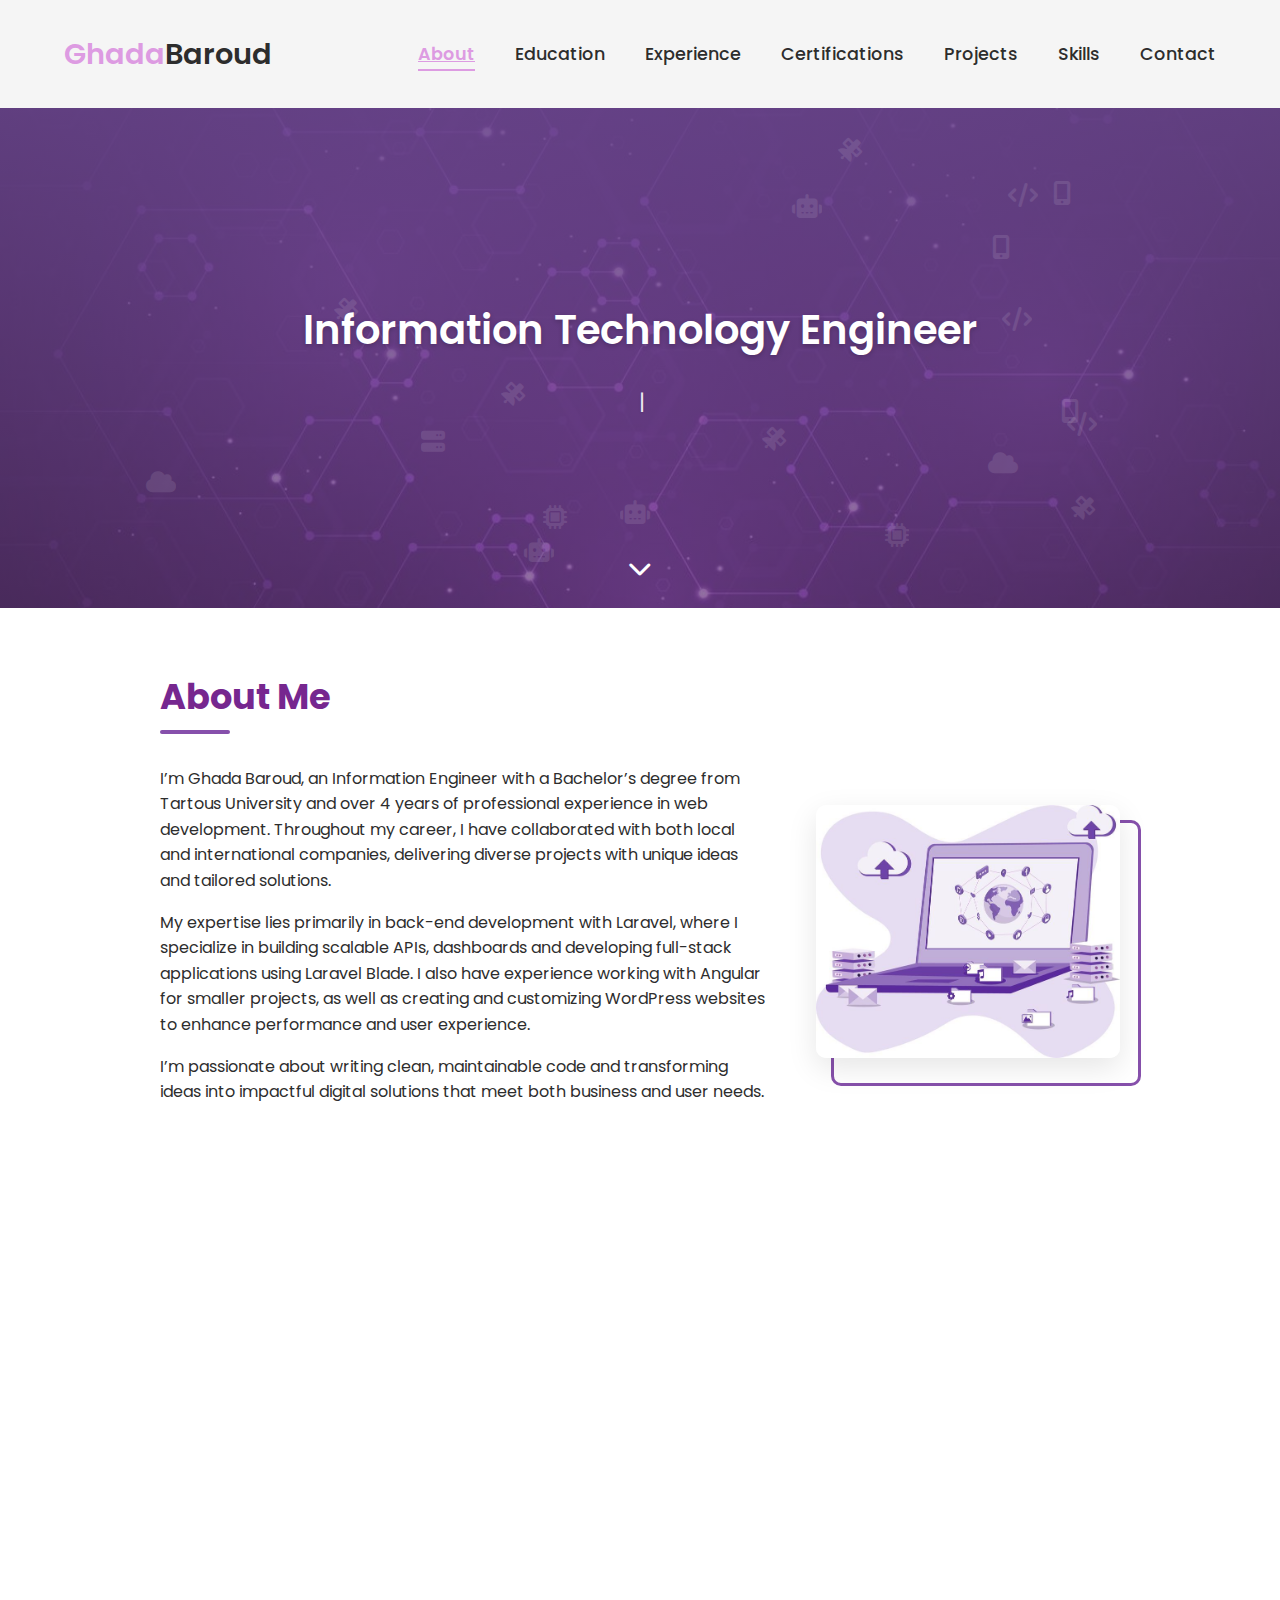
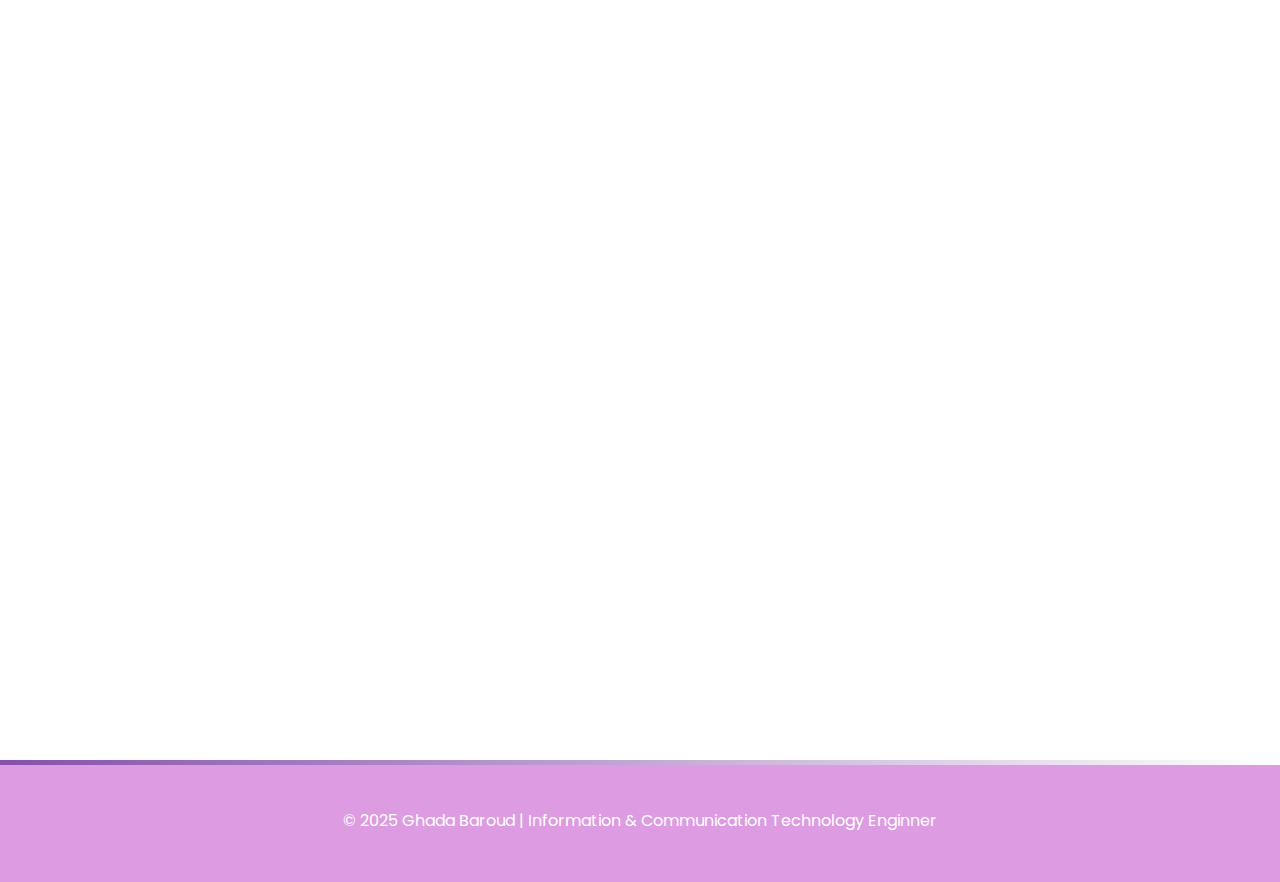
<file: index.html>
<!DOCTYPE html>
<html lang="en">
  <head>
    <meta charset="UTF-8" />
    <meta name="viewport" content="width=device-width, initial-scale=1.0" />
    <title>
      Ghada Baroud | Information & Communication Technology Engineer
    </title>
    <link rel="icon" type="image/jpg" href="images/profile/favicon.jpg" />
    <link rel="preconnect" href="https://fonts.googleapis.com" />
    <link rel="preconnect" href="https://fonts.gstatic.com" crossorigin />
    <link
      href="https://fonts.googleapis.com/css2?family=Poppins:wght@300;400;500;600&display=swap"
      rel="stylesheet"
    />
    <link
      rel="stylesheet"
      href="https://cdnjs.cloudflare.com/ajax/libs/font-awesome/6.4.0/css/all.min.css"
    />
    <link rel="stylesheet" href="./css/style.css" />
  </head>
  <body>
    <!-- Navigation Bar -->
    <nav class="navbar">
      <a href="#" class="logo">Ghada<span>Baroud</span></a>

      <div class="hamburger" id="hamburger">
        <i class="fas fa-bars"></i>
      </div>

      <ul class="nav-links" id="navLinks">
        <li><a href="#about" class="active">About</a></li>
        <li><a href="#education">Education</a></li>
        <li><a href="#experience">Experience</a></li>
        <li><a href="#certifications">Certifications</a></li>
        <li><a href="#projects">Projects</a></li>
        <li><a href="#skills">Skills</a></li>
        <li><a href="#contact">Contact</a></li>
      </ul>
    </nav>
    <header>
      <div class="architecture-banner"></div>
      <div class="banner-overlay"></div>
      <div class="moving-icons" id="movingIcons"></div>

      <div class="header-content">
        <h1>Information Technology Engineer</h1>
        <p>
          <span class="typing-text"></span><span class="typing-cursor">|</span>
        </p>
      </div>

      <div class="scroll-down" onclick="scrollToContent()">
        <i class="fas fa-chevron-down"></i>
      </div>
    </header>

    <section id="about">
      <h2>About Me</h2>
      <div class="about-content">
        <div class="about-text">
          <p>
            I’m Ghada Baroud, an Information Engineer with a Bachelor’s degree
            from Tartous University and over 4 years of professional experience
            in web development. Throughout my career, I have collaborated with
            both local and international companies, delivering diverse projects
            with unique ideas and tailored solutions.
          </p>
          <p>
            My expertise lies primarily in back-end development with Laravel,
            where I specialize in building scalable APIs, dashboards and
            developing full-stack applications using Laravel Blade. I also have
            experience working with Angular for smaller projects, as well as
            creating and customizing WordPress websites to enhance performance
            and user experience.
          </p>
          <p>
            I’m passionate about writing clean, maintainable code and
            transforming ideas into impactful digital solutions that meet both
            business and user needs.
          </p>
        </div>
        <div class="about-image">
          <img src="images/profile/about.jpg" alt="Ghada Baroud" />
        </div>
      </div>
    </section>

    <section id="education">
      <h2>Education</h2>

      <div class="education-item">
        <div class="education-icon">
          <i class="fas fa-university"></i>
        </div>
        <div class="education-details">
          <h3>BSc in Information and Communication Technology Engineering</h3>
          <div class="education-meta">
            <span class="education-institution"
              ><i class="fas fa-university"></i> University of Tartous</span
            >
            <span class="education-date"
              ><i class="far fa-calendar-alt"></i> 2014 - 2019</span
            >
            <span class="education-location"
              ><i class="fas fa-map-marker-alt"></i> Tartous, Syria</span
            >
          </div>
          <div class="education-description">
            <p>
              Graduated with honors (74%) in Information Technology
              specialization.
            </p>
            <p>Key focus areas:</p>
            <ul class="education-specializations">
              <li><i class="fas fa-code"></i> Web Development</li>
              <li>
                <i class="fas fa-project-diagram"></i> Software Engineering
              </li>
              <li><i class="fas fa-database"></i> Database Management</li>
              <li><i class="fas fa-cloud"></i> Cloud & Network Systems</li>
            </ul>
          </div>
        </div>
      </div>
    </section>

    <section id="experience" class="honours-awards">
      <h2>Experience</h2>

      <div class="awards-container">
        <!-- Award -->
        <div class="award-card highlight">
          <div class="award-content">
            <h3>Full Stack Developer</h3>
            <p class="institution">Freelance</p>
          </div>
          <div class="award-year">2024 - present</div>
        </div>

        <!-- Award 1 -->
        <div class="award-card">
          <div class="award-content">
            <h3>Full Stack Developer</h3>
            <p class="institution">Istansa</p>
            <p class="location">Granada, Spain</p>
          </div>
          <div class="award-year">April 2025 - present</div>
        </div>

        <!-- Award 2 -->
       <div class="award-card">
          <div class="award-content">
            <h3>Full Stack Developer</h3>
            <p class="institution">Orasys</p>
            <p class="location">Tartous, Syria</p>
          </div>
          <div class="award-year">Jan 2024- May 2025</div>
        </div>

        <!-- Award 3 -->
        <div class="award-card">
            <div class="award-content">
              <h3>Full Stack Developer</h3>
              <p class="institution">Targit</p>
              <p class="location">Germany</p>
            </div>
            <div class="award-year">July 2023- Jan 2024</div>
        </div>

        <!-- Award 4 -->
        <div class="award-card">
            <div class="award-content">
              <h3>Full Stack Developer</h3>
              <p class="institution">Istansa</p>
              <p class="location">Granada, Spain</p>
            </div>
            <div class="award-year">Dec 2021- Mar 2023</div>
        </div>

        <div class="award-card">
            <div class="award-content">
              <h3> Wordpress Developer</h3>
              <p class="institution">Aznalmara</p>
              <p class="location">Madrid, Spain</p>
            </div>
            <div class="award-year">2021- 2022</div>
        </div>
      </div>
        
    </section>

    <section id="certifications" class="certifications">
      <h2>Certifications</h2>
      <div class="certifications-container">
        <!-- Certification Card - Example Coursera Certificate -->
        <div class="certification-card">
          <div class="certification-logo">
            <i class="fas fa-robot"></i>
          </div>
          <h3>Machine Learning For All</h3>
          <div class="certification-meta">
            <span class="provider">Coursera (University of London)</span>
            <span class="date">Completed Sep 2025</span>
          </div>
          <a href="files/machine-learning.pdf" class="view-cert" target="_blank">
            <i class="fas fa-external-link-alt"></i> View Credential
          </a>
        </div>

        <!-- Certification Card - English Certificate -->
        <div class="certification-card">
          <div class="certification-logo">
            <i class="fas fa-language"></i>
          </div>
          <h3>EF SET English</h3>
          <div class="certification-meta">
            <span class="provider">EF SET</span>
            <span class="date">Completed Apr 2025</span>
          </div>
          <a
            href="files/efset-certificate.pdf"
            class="view-cert"
            target="_blank"
          >
            <i class="fas fa-external-link-alt"></i> View Credential
          </a>
        </div>
      </div>

      <div class="certifications-scroll-controls">
        <button
          class="scroll-btn left-scroll"
          onclick="scrollCertifications(-1)"
        >
          <i class="fas fa-chevron-left"></i>
        </button>
        <button
          class="scroll-btn right-scroll"
          onclick="scrollCertifications(1)"
        >
          <i class="fas fa-chevron-right"></i>
        </button>
      </div>
    </section>

    <section id="projects" class="projects">
      <h2>Featured Projects</h2>

      <!-- VROOM -->
      <div class="project">
        <div class="project-header">
          <h3>VROOM</h3>
          <div class="project-links">
            <a href="projects/vroom.html" class="code-link" target="_blank">
              <i class="fas fa-lock"></i> Details
            </a>
          </div>
        </div>
        <p>
          A smart delivery platform connecting users and drivers efficiently. It
          offers real-time driver tracking, an admin dashboard for managing
          orders, and a driver-matching system to ensure fast and reliable
          deliveries.
        </p>
        <div class="project-content">
          <div class="project-image">
            <img
              src="images/projects/vroom/vroom.jpg"
              alt="vroom"
            />
          </div>
          <div class="project-details">
            <ul class="features-list">
              <li>
                User and driver-friendly delivery platform with a comprehensive
                admin dashboard.
              </li>
              <li>Real-time notifications and updates via Firebase.</li>
              <li>
                Dynamic delivery fee calculation with optimal route
                determination using Mapbox.
              </li>
              <li>
                Intelligent driver-matching system for quick and efficient
                responses.
              </li>
              <li>
                Real-time driver tracking and route visualization for users.
              </li>
              <li>
                Public API for third-party companies to place orders seamlessly.
              </li>
            </ul>
            <ul class="tech-tags">
              <li>Laravel</li>
              <li>PHP</li>
              <li>Firebase</li>
              <li>Rest API</li>
              <li>Realtime Database</li>
              <li>Firebase Messaging</li>
              <li>Mapbox</li>
              <li>Third Party Integration</li>
            </ul>
          </div>
        </div>
      </div>

      <!-- Tazkara -->
      <div class="project">
        <div class="project-header">
          <h3>Tazkara</h3>
          <div class="project-links">
            <a href="projects/tazkara.html" class="code-link" target="_blank">
              <i class="fas fa-lock"></i> Details
            </a>
          </div>
        </div>
        <p>
          A multi-vendor booking system available on both web and mobile. It
          uses seats.io so users can easily choose and book seats in venues.
          Vendors have their own dashboards to manage bookings and customers,
          while a superadmin dashboard controls the whole platform.
        </p>
        <div class="project-content">
          <div class="project-image">
            <img
              src="images/projects/tazkara/tazkara.png"
              alt="tazkara"
            />
          </div>
          <div class="project-details">
            <ul class="features-list">
              <li>
                Seat selection integration with seats.io for easy and visual
                booking.
              </li>
              <li>
                Multi-vendor support with dedicated dashboards for vendors.
              </li>
              <li>
                Comprehensive superadmin dashboard for full platform management.
              </li>
              <li>Booking and availability management tools for vendors.</li>
              <li>
                Cross-platform accessibility through website and mobile
                application.
              </li>
            </ul>
            <ul class="tech-tags">
              <li>Laravel</li>
              <li>PHP</li>
              <li>Seats.io Integration</li>
              <li>MySQL</li>
              <li>REST API</li>
              <li>Third Party Integration</li>
            </ul>
          </div>
        </div>
      </div>

      <!-- Sahab -->
      <div class="project">
        <div class="project-header">
          <h3>Sahab</h3>
          <div class="project-links">
            <a href="projects/sahab.html" class="code-link" target="_blank">
              <i class="fas fa-lock"></i> Details
            </a>
          </div>
        </div>
        <p>
          A multi-vendor booking system available on web and mobile, allowing users to book services or places for specific 
          hours or multiple days with no double bookings. Vendors have their own dashboards application to manage services and bookings, 
          while a superadmin dashboard oversees vendors, reports, and full platform control.
        </p>
        <div class="project-content">
          <div class="project-image">
            <img
              src="images/projects/sahab/logo.png"
              alt="sahab"
            />
          </div>
          <div class="project-details">
            <ul class="features-list">
              <li>Booking of services or places for specific hours or multiple days.</li>
              <li>Availability management to prevent double bookings.</li>
              <li>Vendor dashboards application for managing services, places, and bookings.</li>
              <li>Superadmin dashboard for vendor management, reports, and platform control.</li>
              <li>Secure payment processing through MyFatoorah integration.</li>
              <li>Cross-platform access via web and mobile applications.</li>
            </ul>
            <ul class="tech-tags">
              <li>Laravel</li>
              <li>PHP</li>
              <li>MyFatoorah Integration</li>
              <li>MySQL</li>
              <li>REST API</li>
            </ul>
          </div>
        </div>
      </div>

      <!-- Salunox -->

      <!-- Collage App -->
      <div class="project">
        <div class="project-header">
          <h3>Collage App</h3>
          <div class="project-links">
            <a href="projects/collage_app.html" class="code-link" target="_blank">
              <i class="fas fa-lock"></i> Details
            </a>
          </div>
        </div>
        <p>
          A Flutter-based educational management system with a Laravel backend, supporting Admin, Teacher, and Student roles. 
          The admin dashboard, built with Filament, enables lecture management and role-based access. 
          Features include lecture uploads, QR code attendance tracking, AI integration for learning assistance, 
          and comprehensive attendance monitoring for students and automatic scheduling to build lectures program.
        </p>
        <div class="project-content">
          <div class="project-image">
            <img
              src="images/projects/collage_app/logo.png"
              alt="collage app"
            />
          </div>
          <div class="project-details">
            <ul class="features-list">
              <li>Role-based system supporting Admin, Teacher, and Student accounts.</li>
              <li>Admin dashboard built with Filament for managing lectures and user roles.</li>
              <li>Lecture uploads and management for Teachers.</li>
              <li>QR code-based attendance tracking for students.</li>
              <li>AI integration for learning assistance and content generation.</li>
              <li>Comprehensive attendance monitoring and reporting.</li>
              <li>Automatic scheduling to build lectures program</li>
              <li>Cross-platform access via web and Flutter mobile application.</li>
            </ul>
            <ul class="tech-tags">
              <li>Laravel</li>
              <li>PHP</li>
              <li>Filament Admin</li>
              <li>MySQL</li>
              <li>REST API</li>
              <li>Flutter</li>
              <li>QR Code</li>
            </ul>
          </div>
        </div>
      </div>

      <!-- Apply Design -->
      <div class="project">
        <div class="project-header">
          <h3>Apply Design</h3>
          <div class="project-links">
            <a href="projects/apply_design.html" class="code-link" target="_blank">
              <i class="fas fa-lock"></i> Details
            </a>
          </div>
        </div>
        <p>
          Real Estate site gives registered user the ability to upload one image of an empty room, or buying coins to upload more 
          images. It offers a tool to organize furniture on this empty room image by drag and drop the elements above it. The 
          furniture are 3D elements. User can control the 3D element, can move, rotate or increase the width or height of the 
          element.
        </p>
        <div class="project-content">
          <div class="project-image">
            <img
              src="images/projects/apply_design/logo.jpg"
              alt="apply design"
            />
          </div>
          <div class="project-details">
            <ul class="features-list">
              <li>User registration and authentication via email or social accounts.</li>
              <li>Upload one free room image or use coins to upload additional images.</li>
              <li>Interactive furniture arrangement tool with drag-and-drop functionality.</li>
              <li>3D furniture elements with control over movement, rotation, and size (width & height).</li>
              <li>Save and export designs as images or 3D files, with sharing options.</li>
              <li>Coins system to purchase additional uploads or premium furniture elements.</li>
              <li>Responsive design for web, tablet, and mobile devices.</li>
            </ul>
            <ul class="tech-tags">
              <li>Laravel</li>
              <li>PHP</li>
              <li>MySQL</li>
              <li>HTML</li>
              <li>CSS</li>
              <li>JS</li>
            </ul>
          </div>
        </div>
      </div>

      <!-- Aura -->
      <div class="project">
        <div class="project-header">
          <h3>Aura</h3>
          <div class="project-links">
            <a href="projects/aura.html" class="code-link" target="_blank">
              <i class="fas fa-lock"></i> Details
            </a>
          </div>
        </div>
        <p>
          A digital agency profile developed based on a Figma design, distinguished by its unique visual experience and engaging 
          animations powered by JavaScript.
        </p>
        <div class="project-content">
          <div class="project-image">
            <img
              src="images/projects/aura/screenshot.png"
              alt="aura"
            />
          </div>
          <div class="project-details">
            <ul class="features-list">
              <li>Developed based on a modern Figma design with pixel-perfect implementation.</li>
              <li>Smooth and engaging animations powered by JavaScript for a lively experience.</li>
              <li>Interactive user interface with seamless navigation and transitions.</li>
              <li>Responsive layout optimized for desktop, tablet, and mobile devices.</li>
            </ul>
            <ul class="tech-tags">
              <li>Laravel</li>
              <li>PHP</li>
              <li>MySQL</li>
              <li>HTML</li>
              <li>CSS</li>
              <li>JS</li>
            </ul>
          </div>
        </div>
      </div>

      <!-- Configurator Tool -->
      <div class="project">
        <div class="project-header">
          <h3>Configurator tool</h3>
          <div class="project-links">
            <a href="https://configurator.fesarts.com/" class="demo-link" target="_blank">
              <i class="fas fa-external-link-alt"></i> Preview Live </a>
            <a href="projects/configurator.html" class="code-link" target="_blank">
              <i class="fas fa-lock"></i> Details
            </a>
          </div>
        </div>
        <p>
          A configurator tool integrated with a WordPress e-commerce project that showcases Zillege products, allowing users to 
          apply them to real-life images and customize them with different colors.
        </p>
        <div class="project-content">
          <div class="project-image">
            <img
              src="images/projects/configurator-tool/fireplace.png"
              alt="aura"
            />
          </div>
          <div class="project-details">
            <ul class="features-list">
              <li>Built with Angular based on a similar sample design.</li>
              <li>Interactive configurator allowing users to apply Zillege products on real-life images and customize colors.</li>
              <li>Responsive layout optimized for desktop, tablet, and mobile devices.</li>
              <li>Smooth and engaging animations enhancing the user experience.</li>
              <li>Seamless navigation with an intuitive and interactive user interface.</li>
            </ul>
            <ul class="tech-tags">
              <li>Angular</li>
              <li>TypeScript</li>
              <li>HTML</li>
              <li>CSS</li>
              <li>Responsive Web Design</li>
            </ul>
          </div>
        </div>
      </div>

    </section>

    <section class="skills" id="skills">
      <h2>Technical Skills</h2>
      <ul>
        <li><i class="fab fa-laravel"></i> Laravel</li>
        <li><i class="fab fa-angular"></i> Angular</li>
        <li><i class="fab fa-php"></i> PHP</li>
        <li><i class="fab fa-js"></i> JavaScript</li>
        <li><i class="fab fa-js-square"></i> TypeScript</li>
        <li><i class="fab fa-html5"></i> HTML</li>
        <li><i class="fab fa-css3-alt"></i> CSS</li>
        <li><i class="fab fa-bootstrap"></i> Bootstrap</li>
        <li><i class="fas fa-code"></i> JSON</li>
        <li><i class="fas fa-database"></i> MySQL</li>
        <li><i class="fas fa-cubes"></i> Filament</li>
        <li><i class="fas fa-bell"></i> Firebase Messaging</li>
        <li><i class="fas fa-stream"></i> Firebase Realtime Database</li>
        <li><i class="fas fa-sync-alt"></i> AJAX</li>
        <li><i class="fab fa-git-alt"></i> Git & GitHub</li>
        <li><i class="fab fa-wordpress"></i> WordPress</li>
        <li><i class="fas fa-store"></i> PrestaShop</li>
        <li><i class="fas fa-database"></i> Relational Database</li>
        <li><i class="fas fa-lightbulb"></i> Problem Solving</li>
        <li><i class="fas fa-cogs"></i> API</li>
        <li><i class="fas fa-check-circle"></i> QA</li>
        <li>
          <i class="fas fa-project-diagram"></i> Domain-Driven Design (DDD)
        </li>
        <li><i class="fas fa-brush"></i> Clean Code</li>
        <li><i class="fas fa-server"></i> Back-End Web Development</li>
        <li>
          <i class="fas fa-object-group"></i> Object-Oriented Programming (OOP)
        </li>
      </ul>
    </section>

    <section id="contact">
      <h2>Get In Touch</h2>
      <div class="contact-info">
        <p>
          <i class="fas fa-envelope"></i>
          Email:
          <a href="mailto:ghadabaroud@gmail.com">ghadabaroud996@gmail.com</a>
        </p>
        <p>
          <i class="fab fa-linkedin"></i>
          LinkedIn:
          <a
            href="https://www.linkedin.com/in/ghada-baroud-6b7097178/"
            target="_blank"
            rel="noopener noreferrer"
            >https://www.linkedin.com/in/ghada-baroud-6b7097178/</a
          >
        </p>
        <p>
          <i class="fab fa-github"></i>
          GitHub:
          <a
            href="https://github.com/GhadaMB"
            target="_blank"
            rel="noopener noreferrer"
            >https://github.com/GhadaMB</a
          >
        </p>
        <p>
          <i class="fas fa-map-marker-alt"></i>
          Location: Tartous, Syria
        </p>
      </div>
    </section>

    <footer>
      <p>
        &copy; 2025 Ghada Baroud | Information & Communication Technology
        Enginner
      </p>
    </footer>

    <script src="./js/script.js" defer></script>
  </body>
</html>
</file>
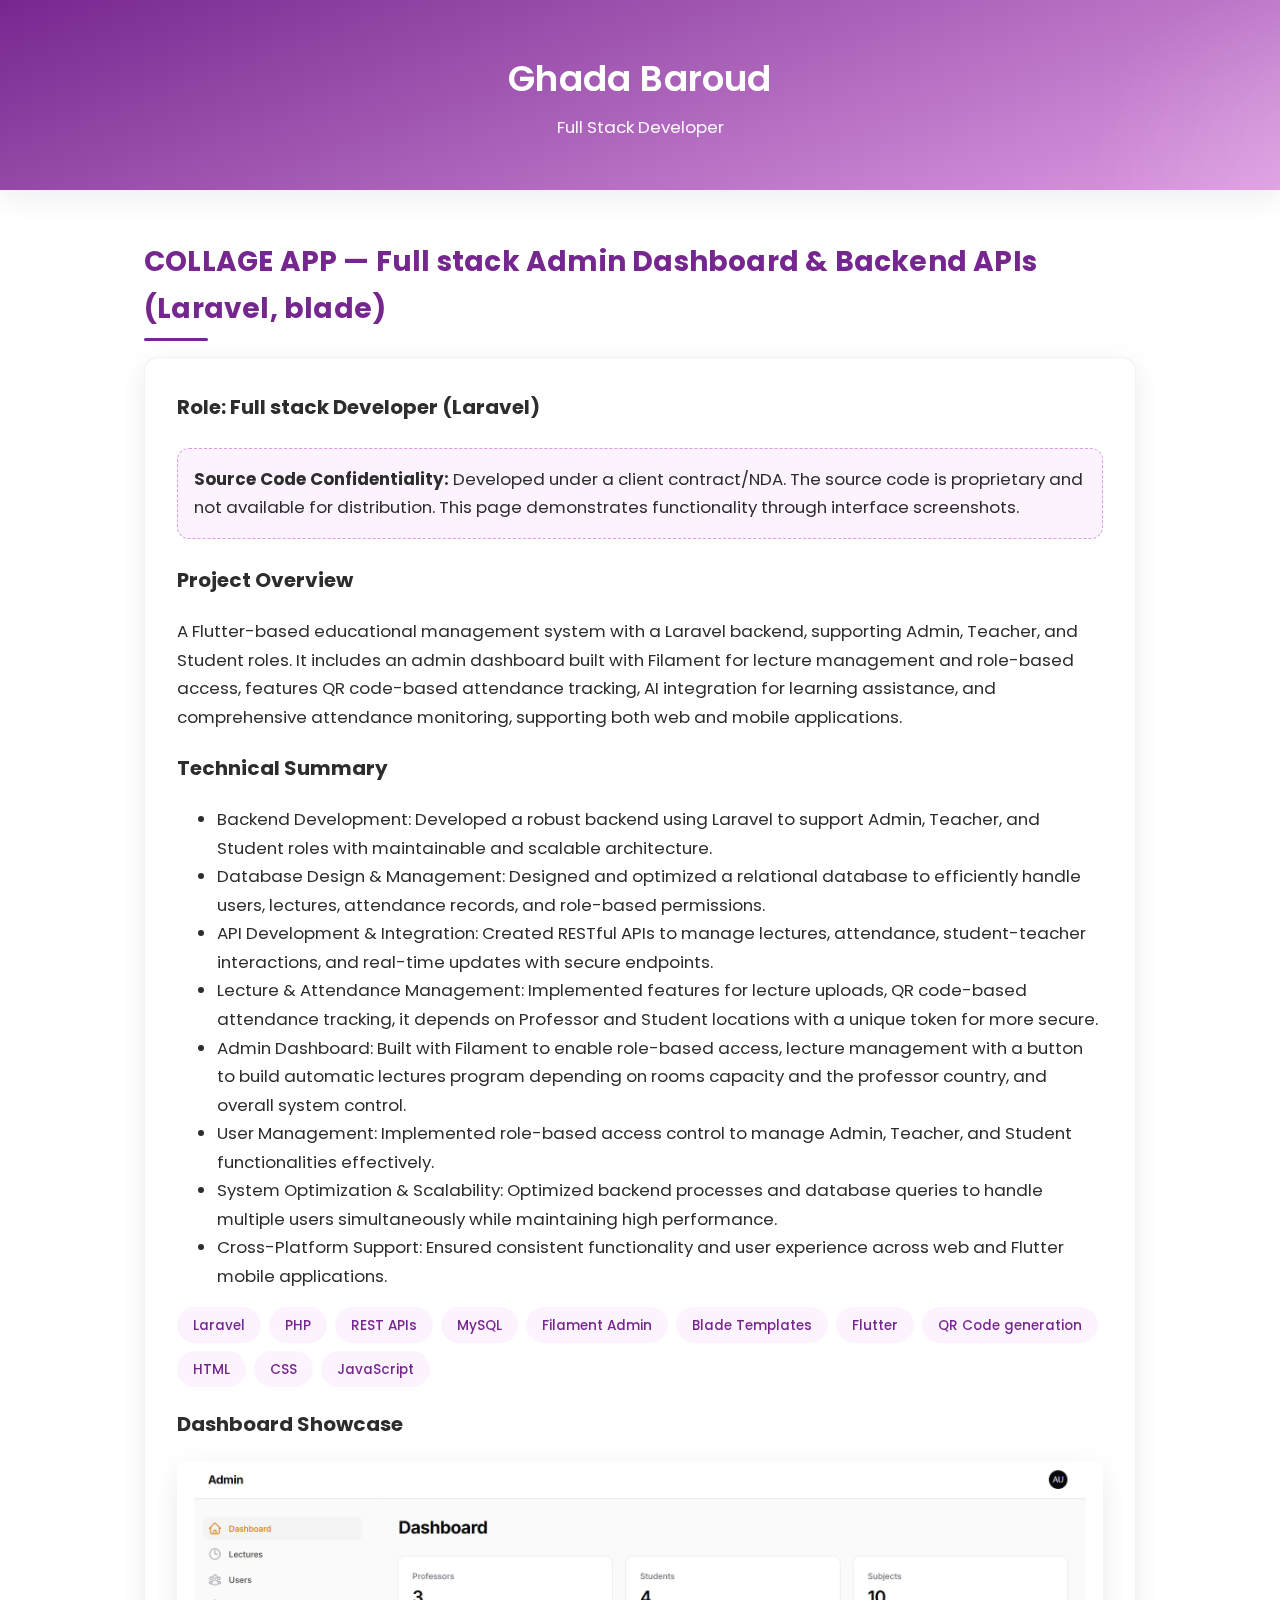
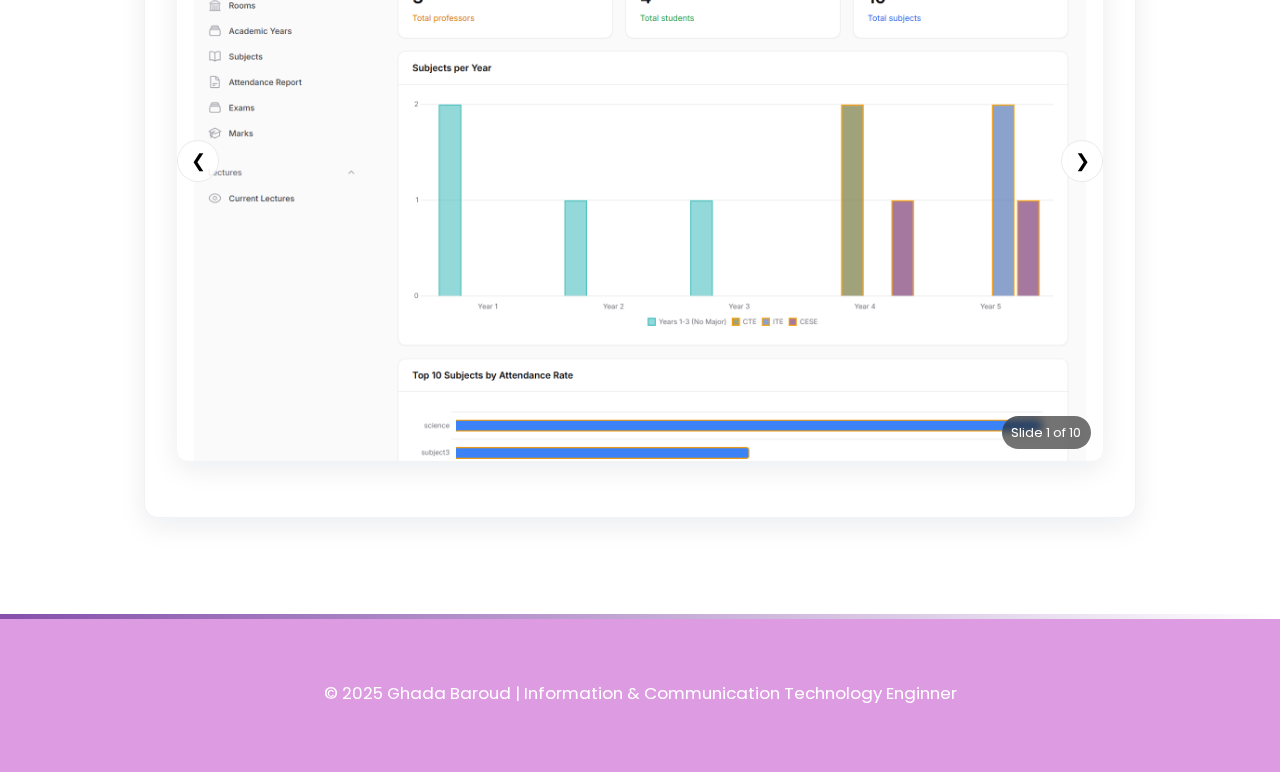
<file: projects/collage_app.html>
<!DOCTYPE html>
<html lang="en">
  <head>
    <meta charset="UTF-8" />
    <meta name="viewport" content="width=device-width, initial-scale=1" />
    <title>Ghada Baroud | COLLAGE APP</title>

    <!-- Typography (same as portfolio) -->
    <link rel="icon" type="image/jpg" href="../images/profile/favicon.jpg" />
    <link rel="preconnect" href="https://fonts.googleapis.com" />
    <link rel="preconnect" href="https://fonts.gstatic.com" crossorigin />
    <link
      href="https://fonts.googleapis.com/css2?family=Poppins:wght@300;400;500;600&display=swap"
      rel="stylesheet"
    />
    <link rel="stylesheet" href="../css/pages.css" />
  </head>
  <body>
    <header role="banner">
      <h1>Ghada Baroud</h1>
      <p class="header-par">Full Stack Developer<br /></p>
    </header>

    <main id="main" role="main">
      <section id="project-vroom" aria-labelledby="vroom-title">
        <h2 id="vroom-title" class="reveal">
          COLLAGE APP — Full stack Admin Dashboard & Backend APIs (Laravel,
          blade)
        </h2>

        <article class="project reveal" aria-label="VROOM Laravel backend">
          <header class="project-header">
            <h3>Role: Full stack Developer (Laravel)</h3>
            <p></p>
          </header>

          <aside class="note" role="note" aria-label="Confidentiality notice">
            <strong>Source Code Confidentiality:</strong> Developed under a
            client contract/NDA. The source code is proprietary and not
            available for distribution. This page demonstrates functionality
            through interface screenshots.
          </aside>

          <section class="content" aria-labelledby="overview-title">
            <h3 id="overview-title" style="font-size: var(--fs-h3)">
              Project Overview
            </h3>
            <p>
              A Flutter-based educational management system with a Laravel
              backend, supporting Admin, Teacher, and Student roles. It includes
              an admin dashboard built with Filament for lecture management and
              role-based access, features QR code-based attendance tracking, AI
              integration for learning assistance, and comprehensive attendance
              monitoring, supporting both web and mobile applications.
            </p>
          </section>

          <!-- Technical summary -->
          <section aria-labelledby="tech-title">
            <h3 id="tech-title" style="font-size: var(--fs-h3)">
              Technical Summary
            </h3>
            <ul>
              <li>
                Backend Development: Developed a robust backend using Laravel to
                support Admin, Teacher, and Student roles with maintainable and
                scalable architecture.
              </li>
              <li>
                Database Design & Management: Designed and optimized a
                relational database to efficiently handle users, lectures,
                attendance records, and role-based permissions.
              </li>
              <li>
                API Development & Integration: Created RESTful APIs to manage
                lectures, attendance, student-teacher interactions, and
                real-time updates with secure endpoints.
              </li>
              <li>
                Lecture & Attendance Management: Implemented features for
                lecture uploads, QR code-based attendance tracking, it depends
                on Professor and Student locations with a unique token for more
                secure.
              </li>
              <li>
                Admin Dashboard: Built with Filament to enable role-based
                access, lecture management with a button to build automatic
                lectures program depending on rooms capacity and the professor
                country, and overall system control.
              </li>
              <li>
                User Management: Implemented role-based access control to manage
                Admin, Teacher, and Student functionalities effectively.
              </li>
              <li>
                System Optimization & Scalability: Optimized backend processes
                and database queries to handle multiple users simultaneously
                while maintaining high performance.
              </li>
              <li>
                Cross-Platform Support: Ensured consistent functionality and
                user experience across web and Flutter mobile applications.
              </li>
            </ul>

            <ul class="tech" aria-label="Technologies">
              <li>Laravel</li>
              <li>PHP</li>
              <li>REST APIs</li>
              <li>MySQL</li>
              <li>Filament Admin</li>
              <li>Blade Templates</li>
              <li>Flutter</li>
              <li>QR Code generation</li>
              <li>HTML</li>
              <li>CSS</li>
              <li>JavaScript</li>
            </ul>
          </section>

          <!-- Screenshots -->
          <section aria-labelledby="shots-title">
            <h3 id="shots-title" style="font-size: var(--fs-h3)">
              Dashboard Showcase
            </h3>

            <div class="carousel-wrap" aria-roledescription="carousel">
              <div class="carousel" id="carousel">
                <div class="slides" id="vroomSlides" aria-live="polite">
                  <!-- Each slide -->
                  <figure class="slide">
                    <div class="media">
                      <img
                        src="../images/projects/collage_app/home.png"
                        alt="Home page"
                        loading="lazy"
                        decoding="async"
                      />
                    </div>
                    <figcaption>Home Page</figcaption>
                  </figure>
                  <figure class="slide">
                    <div class="media">
                      <img
                        src="../images/projects/collage_app/lectures.png"
                        alt="Lectures"
                        loading="lazy"
                        decoding="async"
                      />
                    </div>
                    <figcaption>Lectures</figcaption>
                  </figure>
                  <figure class="slide">
                    <div class="media">
                      <img
                        src="../images/projects/collage_app/users.png"
                        alt="Users"
                        loading="lazy"
                        decoding="async"
                      />
                    </div>
                    <figcaption>Users</figcaption>
                  </figure>
                  <figure class="slide">
                    <div class="media">
                      <img
                        src="../images/projects/collage_app/rooms.png"
                        alt="Rooms"
                        loading="lazy"
                        decoding="async"
                      />
                    </div>
                    <figcaption>Rooms</figcaption>
                  </figure>
                  <figure class="slide">
                    <div class="media">
                      <img
                        src="../images/projects/collage_app/academic_year.png"
                        alt="Academic Year"
                        loading="lazy"
                        decoding="async"
                      />
                    </div>
                    <figcaption>Academic Year</figcaption>
                  </figure>
                  <figure class="slide">
                    <div class="media">
                      <img
                        src="../images/projects/collage_app/subjects.png"
                        alt="Subjects"
                        loading="lazy"
                        decoding="async"
                      />
                    </div>
                    <figcaption>Subjects</figcaption>
                  </figure>
                  <figure class="slide">
                    <div class="media">
                      <img
                        src="../images/projects/collage_app/attendance_report.png"
                        alt="Attendance Report"
                        loading="lazy"
                        decoding="async"
                      />
                    </div>
                    <figcaption>Attendance Report</figcaption>
                  </figure>
                  <figure class="slide">
                    <div class="media">
                      <img
                        src="../images/projects/collage_app/exams.png"
                        alt="Exams"
                        loading="lazy"
                        decoding="async"
                      />
                    </div>
                    <figcaption>Exams</figcaption>
                  </figure>
                  <figure class="slide">
                    <div class="media">
                      <img
                        src="../images/projects/collage_app/marks.png"
                        alt="Marks"
                        loading="lazy"
                        decoding="async"
                      />
                    </div>
                    <figcaption>Marks</figcaption>
                  </figure>
                  <figure class="slide">
                    <div class="media">
                      <img
                        src="../images/projects/collage_app/current_lectures.png"
                        alt="Current Lectures"
                        loading="lazy"
                        decoding="async"
                      />
                    </div>
                    <figcaption>Current Lectures</figcaption>
                  </figure>
                </div>

                <!-- a11y slide status -->
                <div
                  id="slideStatus"
                  class="status"
                  aria-live="polite"
                  aria-atomic="true"
                >
                  Slide 1 of 10
                </div>
              </div>

              <div class="nav" aria-hidden="false">
                <button
                  type="button"
                  aria-label="Previous screenshot"
                  id="prevBtn"
                >
                  ❮
                </button>
                <button type="button" aria-label="Next screenshot" id="nextBtn">
                  ❯
                </button>
              </div>
            </div>
          </section>
        </article>
      </section>
    </main>

    <footer>
      <p>
        &copy; 2025 Ghada Baroud | Information & Communication Technology
        Enginner
      </p>
    </footer>
    <script src="../js/pages.js" defer></script>
  </body>
</html>
</file>
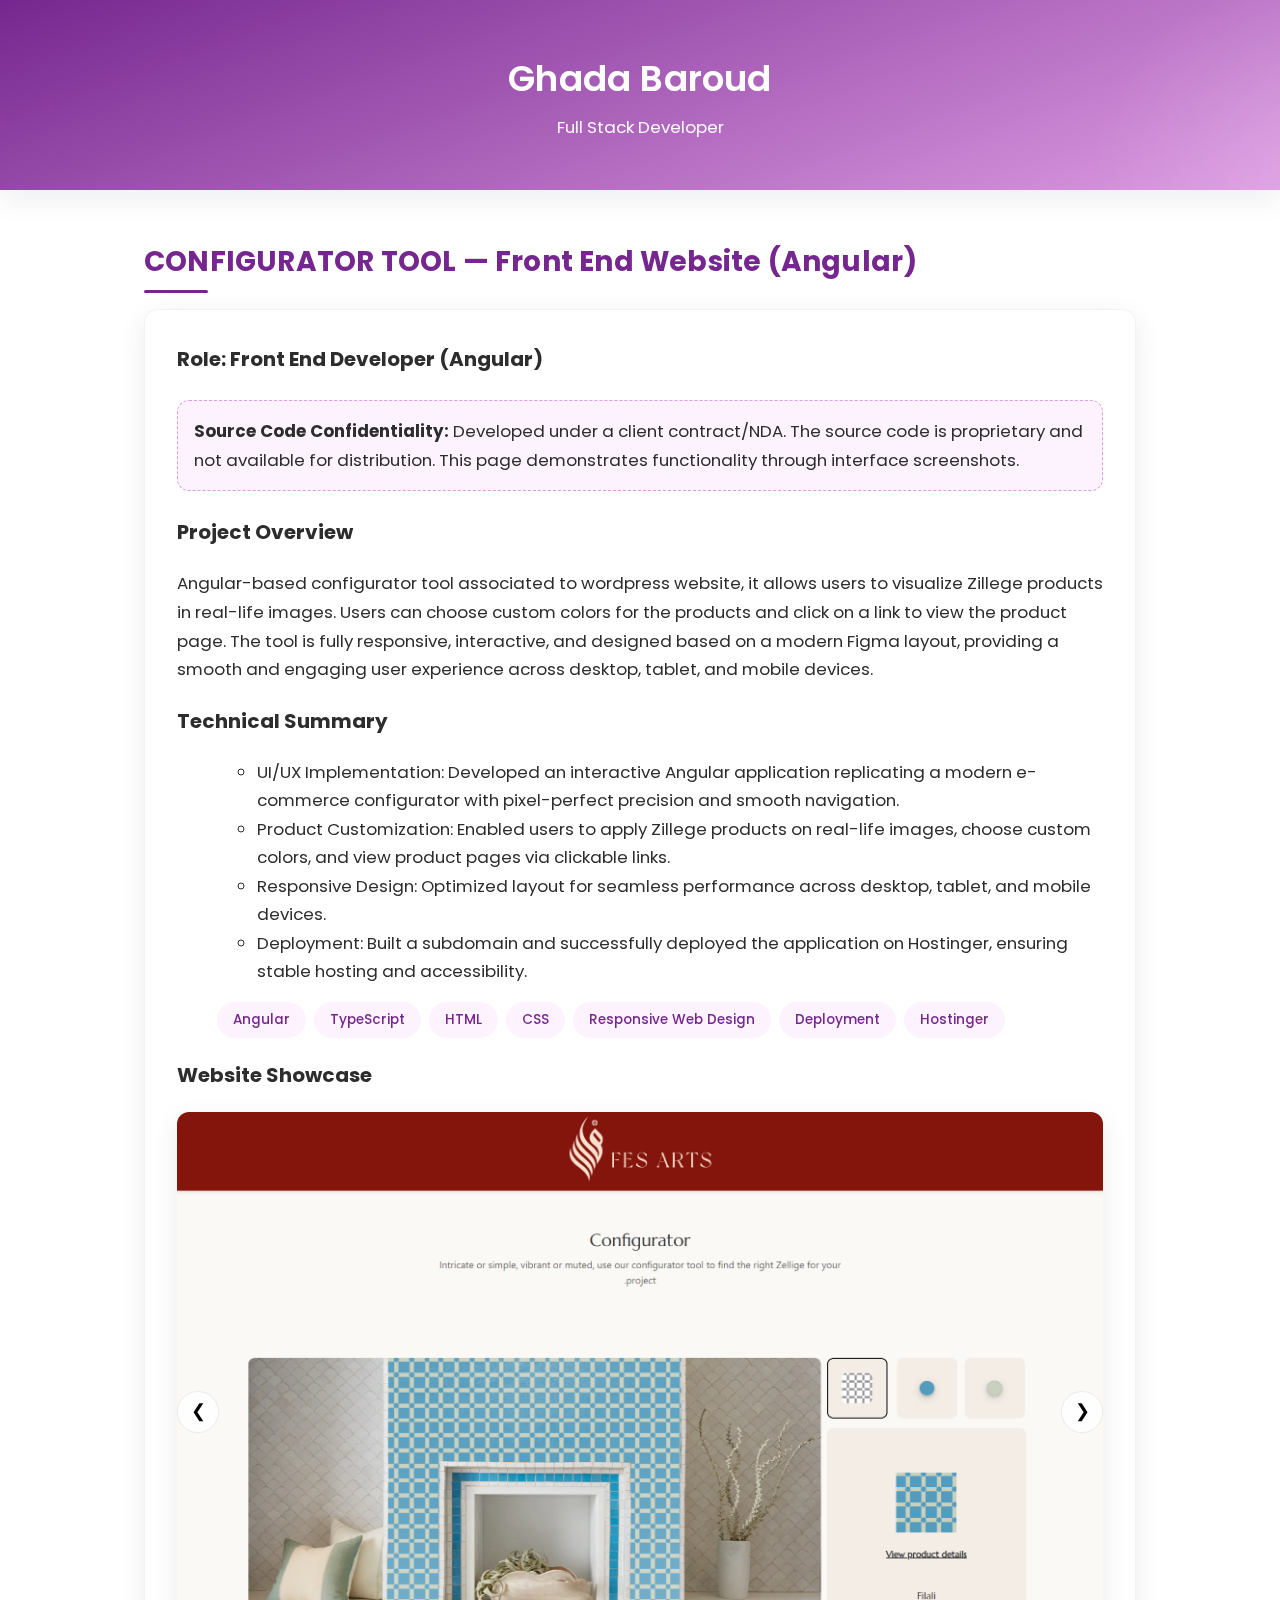
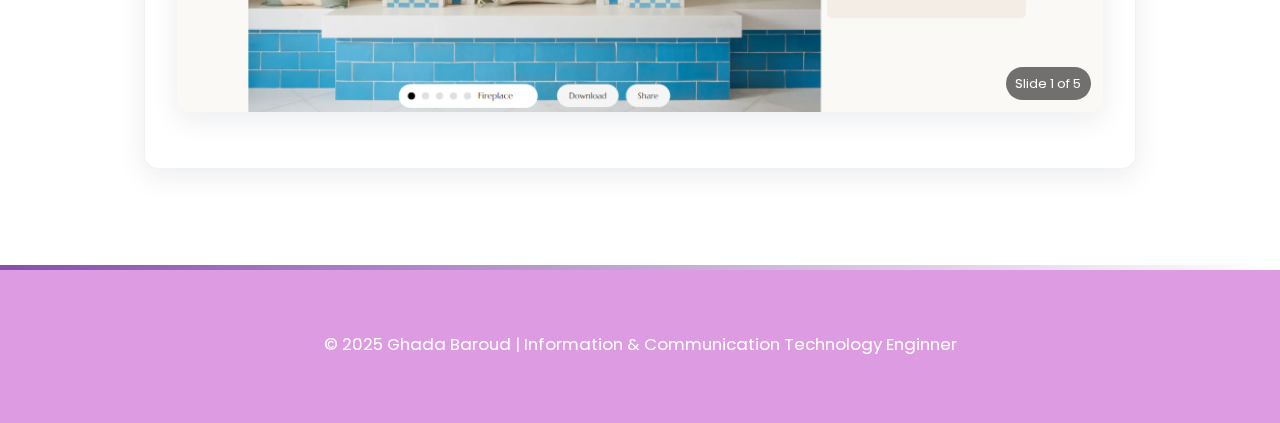
<file: projects/configurator.html>
<!DOCTYPE html>
<html lang="en">
  <head>
    <meta charset="UTF-8" />
    <meta name="viewport" content="width=device-width, initial-scale=1" />
    <title>Ghada Baroud | CONFIGURATOR TOOL </title>

    <!-- Typography (same as portfolio) -->
    <link rel="icon" type="image/jpg" href="../images/profile/favicon.jpg" />
    <link rel="preconnect" href="https://fonts.googleapis.com" />
    <link rel="preconnect" href="https://fonts.gstatic.com" crossorigin />
    <link
      href="https://fonts.googleapis.com/css2?family=Poppins:wght@300;400;500;600&display=swap"
      rel="stylesheet"
    />
    <link rel="stylesheet" href="../css/pages.css" />
  </head>
  <body>

    <header role="banner">
      <h1>Ghada Baroud</h1>
      <p class="header-par">
        Full Stack Developer<br>
      </p>
    </header>

    <main id="main" role="main">
      <section id="project-vroom" aria-labelledby="vroom-title">
        <h2 id="vroom-title" class="reveal">
          CONFIGURATOR TOOL — Front End Website (Angular)
        </h2>

        <article class="project reveal" aria-label="VROOM Laravel backend">
          <header class="project-header">
            <h3>Role: Front End Developer (Angular)</h3>
            <p>
              
            </p>
          </header>

          <aside class="note" role="note" aria-label="Confidentiality notice">
            <strong>Source Code Confidentiality:</strong> Developed under a
            client contract/NDA. The source code is proprietary and not
            available for distribution. This page demonstrates functionality
            through interface screenshots.
          </aside>

          <section class="content" aria-labelledby="overview-title">
            <h3 id="overview-title" style="font-size: var(--fs-h3)" >
              Project Overview
            </h3>
            <p>
                Angular-based configurator tool associated to wordpress website, it allows users to visualize Zillege products 
                in real-life images. 
                Users can choose custom colors for the products and click on a link to view the product page. 
                The tool is fully responsive, interactive, and designed based on a modern Figma layout, 
                providing a smooth and engaging user experience across desktop, tablet, and mobile devices.
            </p>
          </section>

          <!-- Technical summary -->
          <section aria-labelledby="tech-title">
            <h3 id="tech-title" style="font-size: var(--fs-h3)" >
              Technical Summary
            </h3>
            <ul>
              <ul>
                <li>
                    UI/UX Implementation: Developed an interactive Angular application replicating a modern e-commerce configurator with pixel-perfect precision and smooth navigation.
                </li>
                <li>
                    Product Customization: Enabled users to apply Zillege products on real-life images, choose custom colors, and view product pages via clickable links.
                </li>
                <li>
                    Responsive Design: Optimized layout for seamless performance across desktop, tablet, and mobile devices.
                </li>
                <li>
                    Deployment: Built a subdomain and successfully deployed the application on Hostinger, ensuring stable hosting and accessibility.
                </li>
            </ul>

            <ul class="tech" aria-label="Technologies">
                <li>Angular</li>
                <li>TypeScript</li>
                <li>HTML</li>
                <li>CSS</li>
                <li>Responsive Web Design</li>
                <li>Deployment</li>
                <li>Hostinger</li>
            </ul>
          </section>

           <!-- Screenshots -->
          <section aria-labelledby="shots-title">
            <h3 id="shots-title" style="font-size: var(--fs-h3)" >
              Website Showcase
            </h3>

            <div class="carousel-wrap" aria-roledescription="carousel">
              <div class="carousel" id="carousel">
                <div class="slides" id="vroomSlides" aria-live="polite">
                  <!-- Each slide -->
                   <figure class="slide">
                    <div class="media">
                      <img src="../images/projects/configurator-tool/fireplace.png" alt="Fireplace"
                        loading="lazy" decoding="async" />
                    </div>
                    <figcaption>Fireplace</figcaption>
                  </figure>
                   <figure class="slide">
                    <div class="media">
                      <img src="../images/projects/configurator-tool/bathroom.png" alt="Bathroom"
                        loading="lazy" decoding="async" />
                    </div>
                    <figcaption>Bathroom</figcaption>
                  </figure>
                  <figure class="slide">
                    <div class="media">
                      <img src="../images/projects/configurator-tool/kitchen.png" alt="Kitchen"
                        loading="lazy" decoding="async" />
                    </div>
                    <figcaption>Kitchen</figcaption>
                  </figure>
                  <figure class="slide">
                    <div class="media">
                      <img src="../images/projects/configurator-tool/outdoor.png" alt="Outdoor"
                        loading="lazy" decoding="async" />
                    </div>
                    <figcaption>Outdoor</figcaption>
                  </figure>
                  <figure class="slide">
                    <div class="media">
                      <img src="../images/projects/configurator-tool/pool.png" alt="Pool"
                        loading="lazy" decoding="async" />
                    </div>
                    <figcaption>Pool</figcaption>
                  </figure>
                </div>

                <!-- a11y slide status -->
                <div id="slideStatus" class="status" aria-live="polite" aria-atomic="true" >
                  Slide 1 of 5
                </div>
              </div>

              <div class="nav" aria-hidden="false">
                <button type="button" aria-label="Previous screenshot" id="prevBtn" >
                  ❮
                </button>
                <button type="button" aria-label="Next screenshot" id="nextBtn">
                  ❯
                </button>
              </div>
            </div>
          </section>
        </article>
      </section>
    </main>

    <footer>
      <p>
        &copy; 2025 Ghada Baroud | Information & Communication Technology
        Enginner
      </p>
    </footer>
    <script src="../js/pages.js" defer></script>
  </body>
</html>
</file>
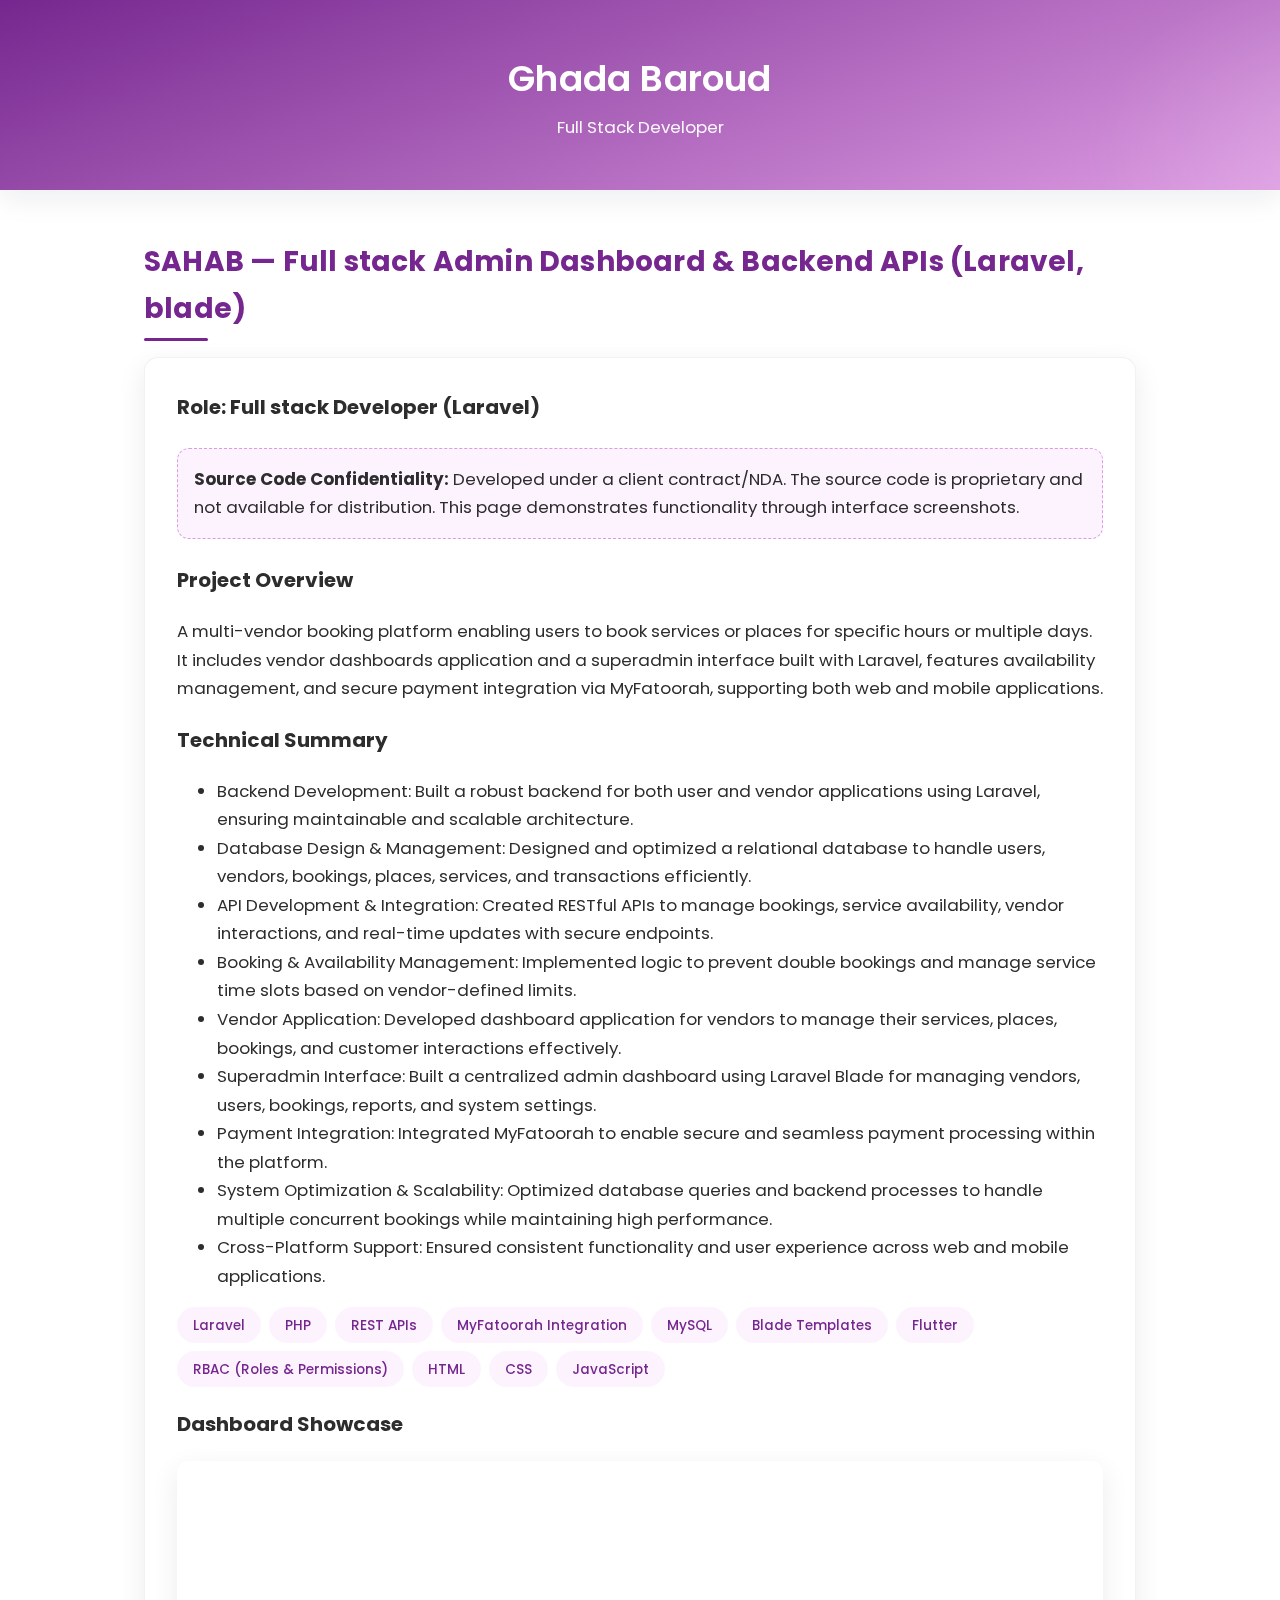
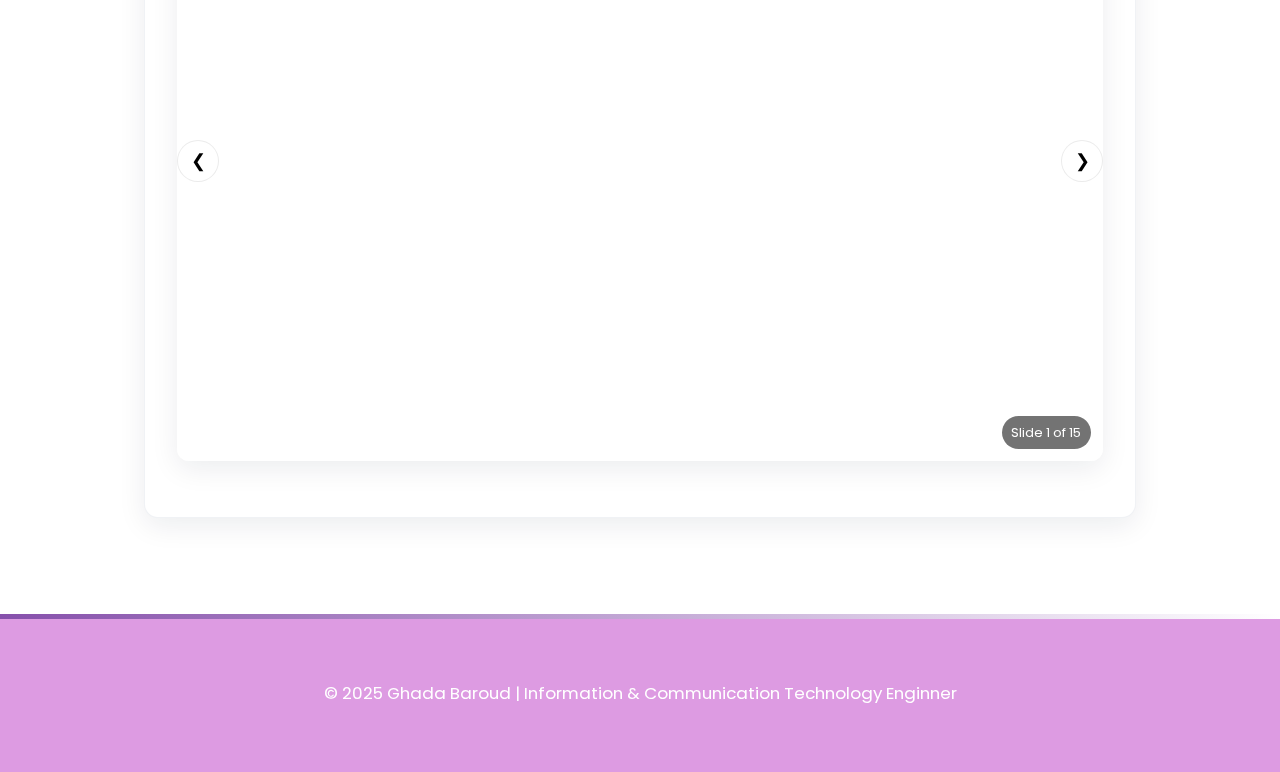
<file: projects/sahab.html>
<!DOCTYPE html>
<html lang="en">
  <head>
    <meta charset="UTF-8" />
    <meta name="viewport" content="width=device-width, initial-scale=1" />
    <title>Ghada Baroud | SAHAB</title>

    <!-- Typography (same as portfolio) -->
    <link rel="icon" type="image/jpg" href="../images/profile/favicon.jpg" />
    <link rel="preconnect" href="https://fonts.googleapis.com" />
    <link rel="preconnect" href="https://fonts.gstatic.com" crossorigin />
    <link
      href="https://fonts.googleapis.com/css2?family=Poppins:wght@300;400;500;600&display=swap"
      rel="stylesheet"
    />
    <link rel="stylesheet" href="../css/pages.css" />
  </head>
  <body>
    <header role="banner">
      <h1>Ghada Baroud</h1>
      <p class="header-par">Full Stack Developer<br /></p>
    </header>

    <main id="main" role="main">
      <section id="project-vroom" aria-labelledby="vroom-title">
        <h2 id="vroom-title" class="reveal">
          SAHAB — Full stack Admin Dashboard & Backend APIs (Laravel, blade)
        </h2>

        <article class="project reveal" aria-label="VROOM Laravel backend">
          <header class="project-header">
            <h3>Role: Full stack Developer (Laravel)</h3>
            <p></p>
          </header>

          <aside class="note" role="note" aria-label="Confidentiality notice">
            <strong>Source Code Confidentiality:</strong> Developed under a
            client contract/NDA. The source code is proprietary and not
            available for distribution. This page demonstrates functionality
            through interface screenshots.
          </aside>

          <section class="content" aria-labelledby="overview-title">
            <h3 id="overview-title" style="font-size: var(--fs-h3)">
              Project Overview
            </h3>
            <p>
              A multi-vendor booking platform enabling users to book services or
              places for specific hours or multiple days. It includes vendor
              dashboards application and a superadmin interface built with
              Laravel, features availability management, and secure payment
              integration via MyFatoorah, supporting both web and mobile
              applications.
            </p>
          </section>

          <!-- Technical summary -->
          <section aria-labelledby="tech-title">
            <h3 id="tech-title" style="font-size: var(--fs-h3)">
              Technical Summary
            </h3>
            <ul>
              <li>
                Backend Development: Built a robust backend for both user and
                vendor applications using Laravel, ensuring maintainable and
                scalable architecture.
              </li>
              <li>
                Database Design & Management: Designed and optimized a
                relational database to handle users, vendors, bookings, places,
                services, and transactions efficiently.
              </li>
              <li>
                API Development & Integration: Created RESTful APIs to manage
                bookings, service availability, vendor interactions, and
                real-time updates with secure endpoints.
              </li>
              <li>
                Booking & Availability Management: Implemented logic to prevent
                double bookings and manage service time slots based on
                vendor-defined limits.
              </li>
              <li>
                Vendor Application: Developed dashboard application for vendors
                to manage their services, places, bookings, and customer
                interactions effectively.
              </li>
              <li>
                Superadmin Interface: Built a centralized admin dashboard using
                Laravel Blade for managing vendors, users, bookings, reports,
                and system settings.
              </li>
              <li>
                Payment Integration: Integrated MyFatoorah to enable secure and
                seamless payment processing within the platform.
              </li>
              <li>
                System Optimization & Scalability: Optimized database queries
                and backend processes to handle multiple concurrent bookings
                while maintaining high performance.
              </li>
              <li>
                Cross-Platform Support: Ensured consistent functionality and
                user experience across web and mobile applications.
              </li>
            </ul>

            <ul class="tech" aria-label="Technologies">
              <li>Laravel</li>
              <li>PHP</li>
              <li>REST APIs</li>
              <li>MyFatoorah Integration</li>
              <li>MySQL</li>
              <li>Blade Templates</li>
              <li>Flutter</li>
              <li>RBAC (Roles & Permissions)</li>
              <li>HTML</li>
              <li>CSS</li>
              <li>JavaScript</li>
            </ul>
          </section>

          <!-- Screenshots -->
          <section aria-labelledby="shots-title">
            <h3 id="shots-title" style="font-size: var(--fs-h3)">
              Dashboard Showcase
            </h3>

            <div class="carousel-wrap" aria-roledescription="carousel">
              <div class="carousel" id="carousel">
                <div class="slides" id="vroomSlides" aria-live="polite">
                  <!-- Each slide -->
                  <figure class="slide">
                    <div class="media">
                      <img
                        src="../images/projects/sahab/landing_page.png"
                        alt="Landing page"
                        loading="lazy"
                        decoding="async"
                      />
                    </div>
                    <figcaption>Landing Page</figcaption>
                  </figure>
                  <figure class="slide">
                    <div class="media">
                      <img
                        src="../images/projects/sahab/home.png"
                        alt="Dashboard overview"
                        loading="lazy"
                        decoding="async"
                      />
                    </div>
                    <figcaption>Dashboard overview</figcaption>
                  </figure>
                  <figure class="slide">
                    <div class="media">
                      <img
                        src="../images/projects/sahab/places.png"
                        alt="Places"
                        loading="lazy"
                        decoding="async"
                      />
                    </div>
                    <figcaption>Places</figcaption>
                  </figure>
                  <figure class="slide">
                    <div class="media">
                      <img
                        src="../images/projects/sahab/services.png"
                        alt="Services"
                        loading="lazy"
                        decoding="async"
                      />
                    </div>
                    <figcaption>Services</figcaption>
                  </figure>
                  <figure class="slide">
                    <div class="media">
                      <img
                        src="../images/projects/sahab/bookings.png"
                        alt="Bookings list"
                        loading="lazy"
                        decoding="async"
                      />
                    </div>
                    <figcaption>Bookings</figcaption>
                  </figure>
                  <figure class="slide">
                    <div class="media">
                      <img
                        src="../images/projects/sahab/cancelled_bookings.png"
                        alt="Cancelled bookings"
                        loading="lazy"
                        decoding="async"
                      />
                    </div>
                    <figcaption>Cancelled Bookings</figcaption>
                  </figure>
                  <figure class="slide">
                    <div class="media">
                      <img
                        src="../images/projects/sahab/vendors.png"
                        alt="Vendors"
                        loading="lazy"
                        decoding="async"
                      />
                    </div>
                    <figcaption>Vendors</figcaption>
                  </figure>
                  <figure class="slide">
                    <div class="media">
                      <img
                        src="../images/projects/sahab/customers.png"
                        alt="Customers"
                        loading="lazy"
                        decoding="async"
                      />
                    </div>
                    <figcaption>Customers</figcaption>
                  </figure>
                  <figure class="slide">
                    <div class="media">
                      <img
                        src="../images/projects/sahab/amenities.png"
                        alt="Amenities"
                        loading="lazy"
                        decoding="async"
                      />
                    </div>
                    <figcaption>Amenities</figcaption>
                  </figure>
                  <figure class="slide">
                    <div class="media">
                      <img
                        src="../images/projects/sahab/promo_codes.png"
                        alt="Promo Codes"
                        loading="lazy"
                        decoding="async"
                      />
                    </div>
                    <figcaption>Promo Codes</figcaption>
                  </figure>
                  <figure class="slide">
                    <div class="media">
                      <img
                        src="../images/projects/sahab/static_content.png"
                        alt="Static Content"
                        loading="lazy"
                        decoding="async"
                      />
                    </div>
                    <figcaption>Static Content</figcaption>
                  </figure>
                  <figure class="slide">
                    <div class="media">
                      <img
                        src="../images/projects/sahab/contact_us.png"
                        alt="Contact Us"
                        loading="lazy"
                        decoding="async"
                      />
                    </div>
                    <figcaption>Contact Us Requests</figcaption>
                  </figure>
                  <figure class="slide">
                    <div class="media">
                      <img
                        src="../images/projects/sahab/notification.png"
                        alt="Notifications"
                        loading="lazy"
                        decoding="async"
                      />
                    </div>
                    <figcaption>Notifications</figcaption>
                  </figure>
                  <figure class="slide">
                    <div class="media">
                      <img
                        src="../images/projects/sahab/ad_popup.png"
                        alt="AD popup"
                        loading="lazy"
                        decoding="async"
                      />
                    </div>
                    <figcaption>AD Popup</figcaption>
                  </figure>
                  <figure class="slide">
                    <div class="media">
                      <img
                        src="../images/projects/sahab/activity_log.png"
                        alt="Activity log"
                        loading="lazy"
                        decoding="async"
                      />
                    </div>
                    <figcaption>Activity Log</figcaption>
                  </figure>
                </div>

                <!-- a11y slide status -->
                <div
                  id="slideStatus"
                  class="status"
                  aria-live="polite"
                  aria-atomic="true"
                >
                  Slide 1 of 15
                </div>
              </div>

              <div class="nav" aria-hidden="false">
                <button
                  type="button"
                  aria-label="Previous screenshot"
                  id="prevBtn"
                >
                  ❮
                </button>
                <button type="button" aria-label="Next screenshot" id="nextBtn">
                  ❯
                </button>
              </div>
            </div>
          </section>
        </article>
      </section>
    </main>

    <footer>
      <p>
        &copy; 2025 Ghada Baroud | Information & Communication Technology
        Enginner
      </p>
    </footer>
    <script src="../js/pages.js" defer></script>
  </body>
</html>
</file>
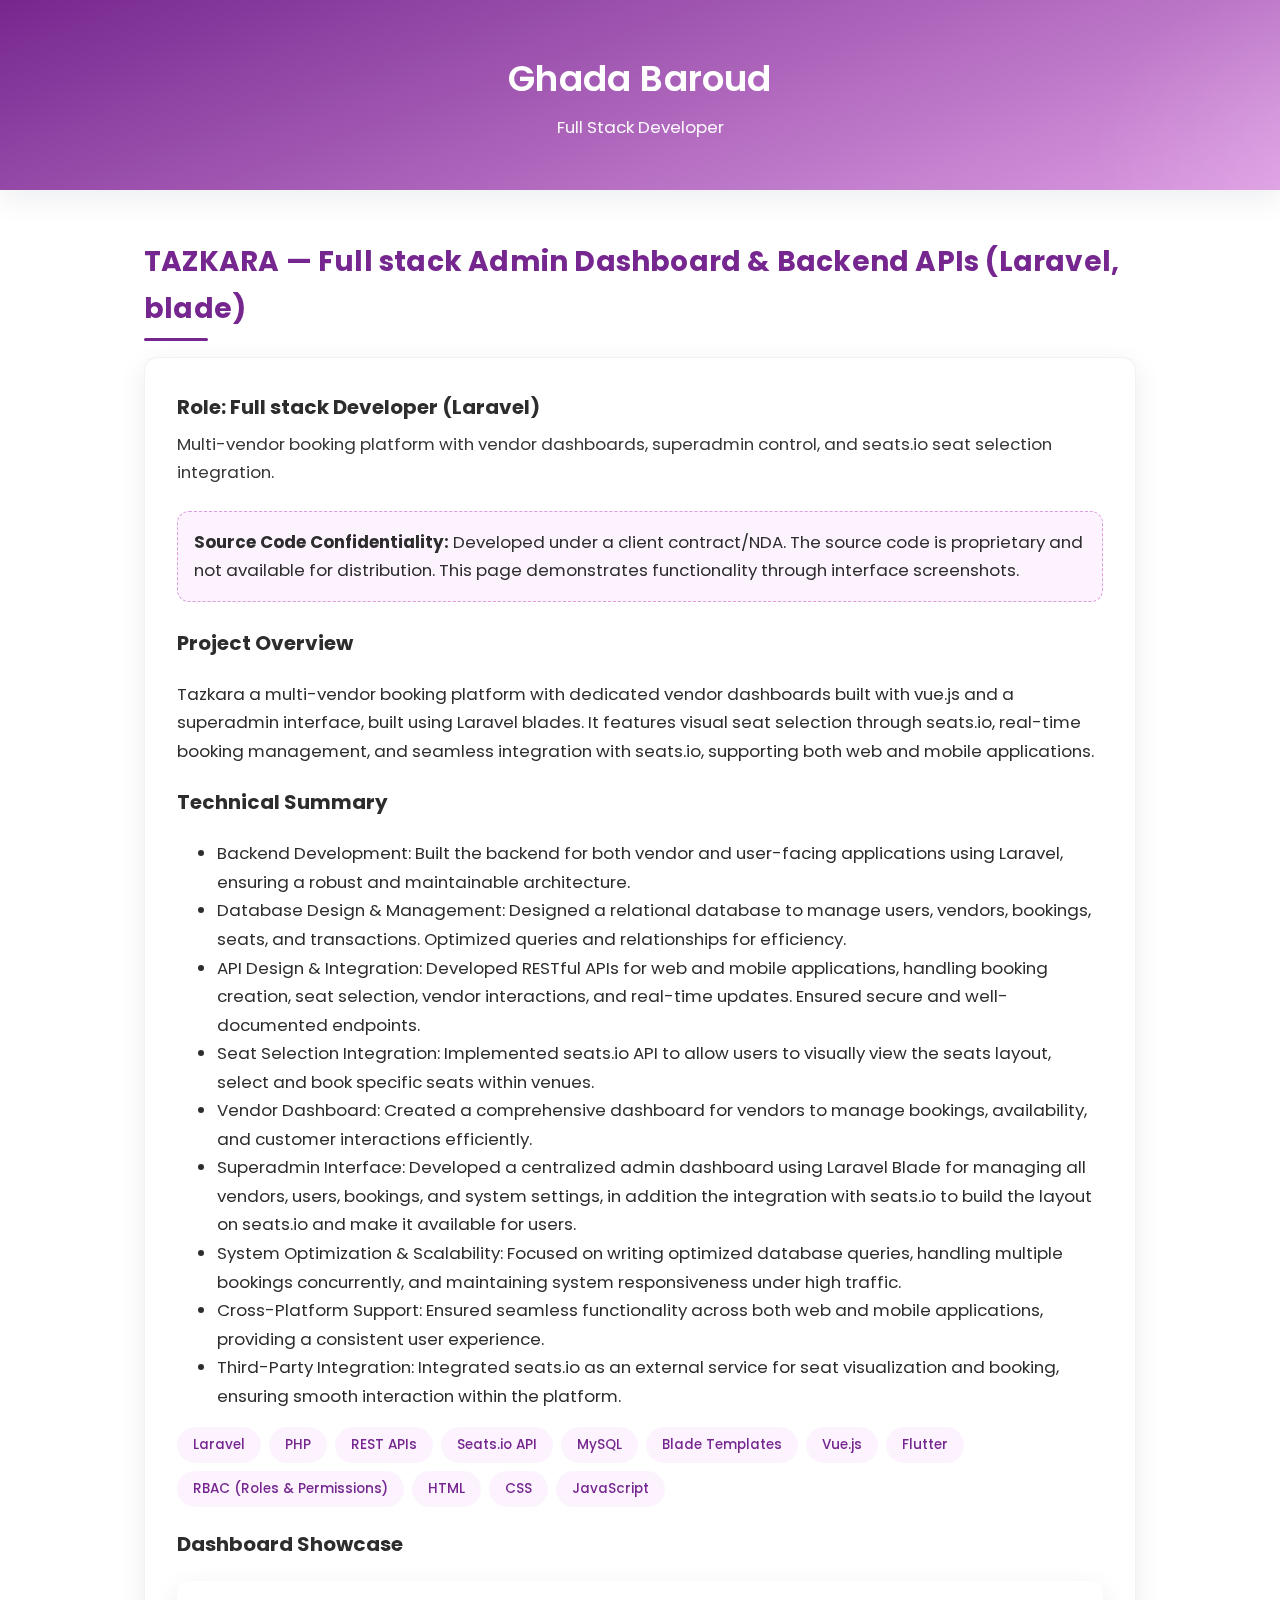
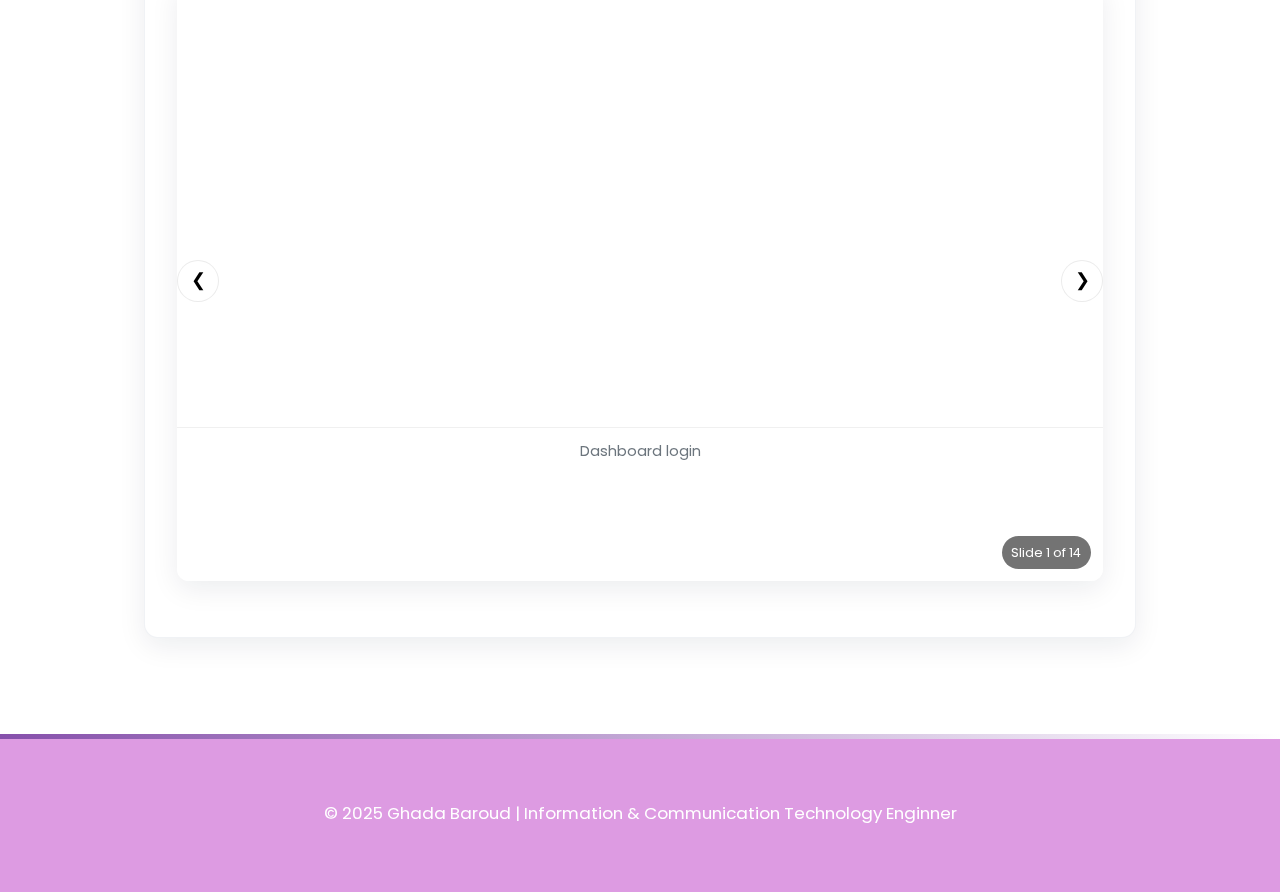
<file: projects/tazkara.html>
<!DOCTYPE html>
<html lang="en">
  <head>
    <meta charset="UTF-8" />
    <meta name="viewport" content="width=device-width, initial-scale=1" />
    <title>Ghada Baroud | TAZKARA</title>

    <!-- Typography (same as portfolio) -->
    <link rel="icon" type="image/jpg" href="../images/profile/favicon.jpg" />
    <link rel="preconnect" href="https://fonts.googleapis.com" />
    <link rel="preconnect" href="https://fonts.gstatic.com" crossorigin />
    <link
      href="https://fonts.googleapis.com/css2?family=Poppins:wght@300;400;500;600&display=swap"
      rel="stylesheet"
    />
    <link rel="stylesheet" href="../css/pages.css" />
  </head>
  <body>
    <header role="banner">
      <h1>Ghada Baroud</h1>
      <p class="header-par">Full Stack Developer<br /></p>
    </header>

    <main id="main" role="main">
      <section id="project-vroom" aria-labelledby="vroom-title">
        <h2 id="vroom-title" class="reveal">
          TAZKARA — Full stack Admin Dashboard & Backend APIs (Laravel, blade)
        </h2>

        <article class="project reveal" aria-label="VROOM Laravel backend">
          <header class="project-header">
            <h3>Role: Full stack Developer (Laravel)</h3>
            <p>
              Multi-vendor booking platform with vendor dashboards, superadmin
              control, and seats.io seat selection integration.
            </p>
          </header>

          <aside class="note" role="note" aria-label="Confidentiality notice">
            <strong>Source Code Confidentiality:</strong> Developed under a
            client contract/NDA. The source code is proprietary and not
            available for distribution. This page demonstrates functionality
            through interface screenshots.
          </aside>

          <section class="content" aria-labelledby="overview-title">
            <h3 id="overview-title" style="font-size: var(--fs-h3)">
              Project Overview
            </h3>
            <p>
              Tazkara a multi-vendor booking platform with dedicated vendor
              dashboards built with vue.js and a superadmin interface, built
              using Laravel blades. It features visual seat selection through
              seats.io, real-time booking management, and seamless integration
              with seats.io, supporting both web and mobile applications.
            </p>
          </section>

          <!-- Technical summary -->
          <section aria-labelledby="tech-title">
            <h3 id="tech-title" style="font-size: var(--fs-h3)">
              Technical Summary
            </h3>
            <ul>
              <li>
                Backend Development: Built the backend for both vendor and
                user-facing applications using Laravel, ensuring a robust and
                maintainable architecture.
              </li>
              <li>
                Database Design & Management: Designed a relational database to
                manage users, vendors, bookings, seats, and transactions.
                Optimized queries and relationships for efficiency.
              </li>
              <li>
                API Design & Integration: Developed RESTful APIs for web and
                mobile applications, handling booking creation, seat selection,
                vendor interactions, and real-time updates. Ensured secure and
                well-documented endpoints.
              </li>
              <li>
                Seat Selection Integration: Implemented seats.io API to allow
                users to visually view the seats layout, select and book
                specific seats within venues.
              </li>
              <li>
                Vendor Dashboard: Created a comprehensive dashboard for vendors
                to manage bookings, availability, and customer interactions
                efficiently.
              </li>
              <li>
                Superadmin Interface: Developed a centralized admin dashboard
                using Laravel Blade for managing all vendors, users, bookings,
                and system settings, in addition the integration with seats.io
                to build the layout on seats.io and make it available for users.
              </li>
              <li>
                System Optimization & Scalability: Focused on writing optimized
                database queries, handling multiple bookings concurrently, and
                maintaining system responsiveness under high traffic.
              </li>
              <li>
                Cross-Platform Support: Ensured seamless functionality across
                both web and mobile applications, providing a consistent user
                experience.
              </li>
              <li>
                Third-Party Integration: Integrated seats.io as an external
                service for seat visualization and booking, ensuring smooth
                interaction within the platform.
              </li>
            </ul>

            <ul class="tech" aria-label="Technologies">
              <li>Laravel</li>
              <li>PHP</li>
              <li>REST APIs</li>
              <li>Seats.io API</li>
              <li>MySQL</li>
              <li>Blade Templates</li>
              <li>Vue.js</li>
              <li>Flutter</li>
              <li>RBAC (Roles & Permissions)</li>
              <li>HTML</li>
              <li>CSS</li>
              <li>JavaScript</li>
            </ul>
          </section>

          <!-- Screenshots -->
          <section aria-labelledby="shots-title">
            <h3 id="shots-title" style="font-size: var(--fs-h3)">
              Dashboard Showcase
            </h3>

            <div class="carousel-wrap" aria-roledescription="carousel">
              <div class="carousel" id="carousel">
                <div class="slides" id="vroomSlides" aria-live="polite">
                  <!-- Each slide -->
                  <figure class="slide">
                    <div class="media">
                      <img
                        src="../images/projects/tazkara/login.png"
                        alt="Dashboard login"
                        loading="lazy"
                        decoding="async"
                      />
                    </div>
                    <figcaption>Dashboard login</figcaption>
                  </figure>
                  <figure class="slide">
                    <div class="media">
                      <img
                        src="../images/projects/tazkara/home.png"
                        alt="Dashboard overview"
                        loading="lazy"
                        decoding="async"
                      />
                    </div>
                    <figcaption>Dashboard overview</figcaption>
                  </figure>
                  <figure class="slide">
                    <div class="media">
                      <img
                        src="../images/projects/tazkara/charts.png"
                        alt="Charts"
                        loading="lazy"
                        decoding="async"
                      />
                    </div>
                    <figcaption>Charts</figcaption>
                  </figure>
                  <figure class="slide">
                    <div class="media">
                      <img
                        src="../images/projects/tazkara/customers.png"
                        alt="Customers list"
                        loading="lazy"
                        decoding="async"
                      />
                    </div>
                    <figcaption>Customers</figcaption>
                  </figure>
                  <figure class="slide">
                    <div class="media">
                      <img
                        src="../images/projects/tazkara/vendors.png"
                        alt="Vendors list"
                        loading="lazy"
                        decoding="async"
                      />
                    </div>
                    <figcaption>Vendors</figcaption>
                  </figure>
                  <figure class="slide">
                    <div class="media">
                      <img
                        src="../images/projects/tazkara/vendor-profile.png"
                        alt="Vendor profile"
                        loading="lazy"
                        decoding="async"
                      />
                    </div>
                    <figcaption>Vendor Profile</figcaption>
                  </figure>
                  <figure class="slide">
                    <div class="media">
                      <img
                        src="../images/projects/tazkara/categories.png"
                        alt="Categories"
                        loading="lazy"
                        decoding="async"
                      />
                    </div>
                    <figcaption>Categories</figcaption>
                  </figure>
                  <figure class="slide">
                    <div class="media">
                      <img
                        src="../images/projects/tazkara/locations.png"
                        alt="Locations"
                        loading="lazy"
                        decoding="async"
                      />
                    </div>
                    <figcaption>Locations</figcaption>
                  </figure>
                  <figure class="slide">
                    <div class="media">
                      <img
                        src="../images/projects/tazkara/seasons.png"
                        alt="Seasons"
                        loading="lazy"
                        decoding="async"
                      />
                    </div>
                    <figcaption>Seasons</figcaption>
                  </figure>
                  <figure class="slide">
                    <div class="media">
                      <img
                        src="../images/projects/tazkara/page-content.png"
                        alt="Pages content"
                        loading="lazy"
                        decoding="async"
                      />
                    </div>
                    <figcaption>Pages Content</figcaption>
                  </figure>
                  <figure class="slide">
                    <div class="media">
                      <img
                        src="../images/projects/tazkara/sliders.png"
                        alt="Sliders"
                        loading="lazy"
                        decoding="async"
                      />
                    </div>
                    <figcaption>Sliders</figcaption>
                  </figure>
                  <figure class="slide">
                    <div class="media">
                      <img
                        src="../images/projects/tazkara/roles.png"
                        alt="Roles"
                        loading="lazy"
                        decoding="async"
                      />
                    </div>
                    <figcaption>Roles</figcaption>
                  </figure>
                  <figure class="slide">
                    <div class="media">
                      <img
                        src="../images/projects/tazkara/bookings.png"
                        alt="Bookings"
                        loading="lazy"
                        decoding="async"
                      />
                    </div>
                    <figcaption>Bookings</figcaption>
                  </figure>
                  <figure class="slide">
                    <div class="media">
                      <img
                        src="../images/projects/tazkara/payments.png"
                        alt="Payments"
                        loading="lazy"
                        decoding="async"
                      />
                    </div>
                    <figcaption>Payments</figcaption>
                  </figure>
                </div>

                <!-- a11y slide status -->
                <div
                  id="slideStatus"
                  class="status"
                  aria-live="polite"
                  aria-atomic="true"
                >
                  Slide 1 of 14
                </div>
              </div>

              <div class="nav" aria-hidden="false">
                <button
                  type="button"
                  aria-label="Previous screenshot"
                  id="prevBtn"
                >
                  ❮
                </button>
                <button type="button" aria-label="Next screenshot" id="nextBtn">
                  ❯
                </button>
              </div>
            </div>
          </section>
        </article>
      </section>
    </main>

    <footer>
      <p>
        &copy; 2025 Ghada Baroud | Information & Communication Technology
        Enginner
      </p>
    </footer>
    <script src="../js/pages.js" defer></script>
  </body>
</html>
</file>
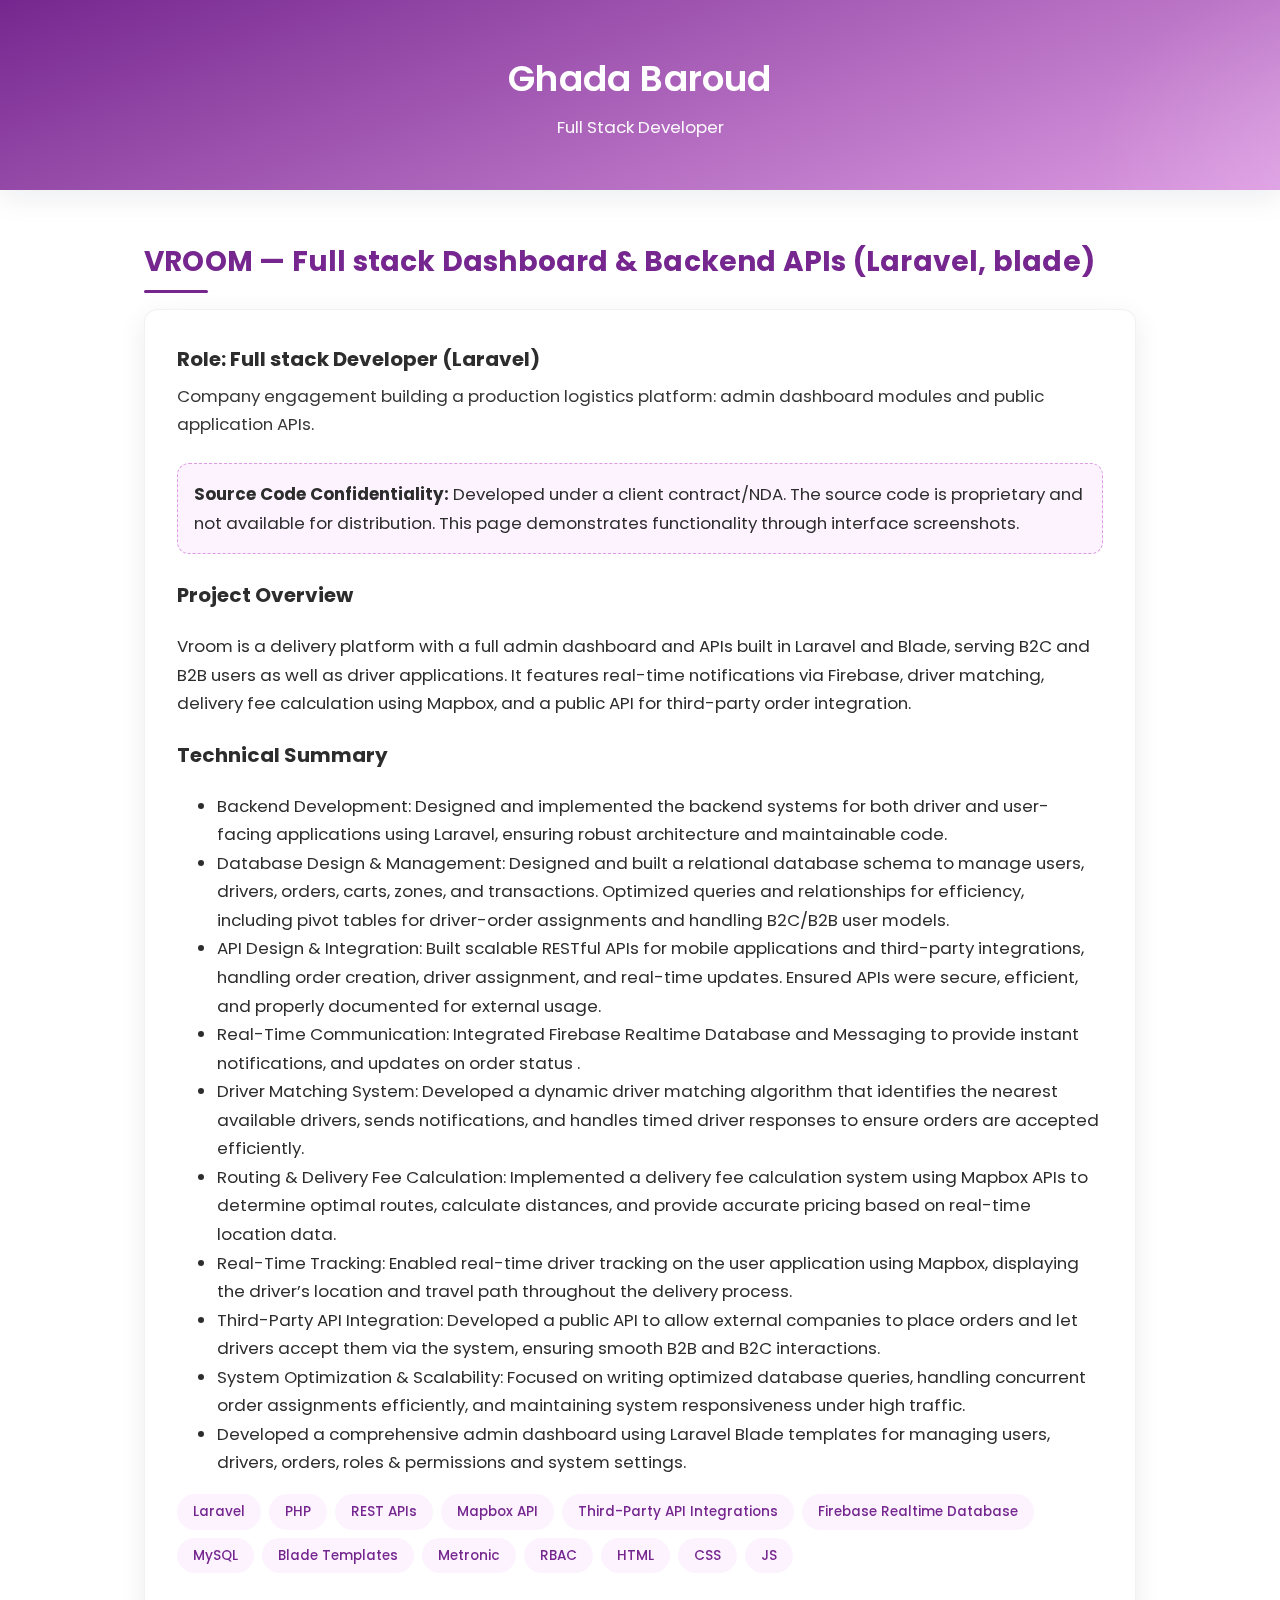
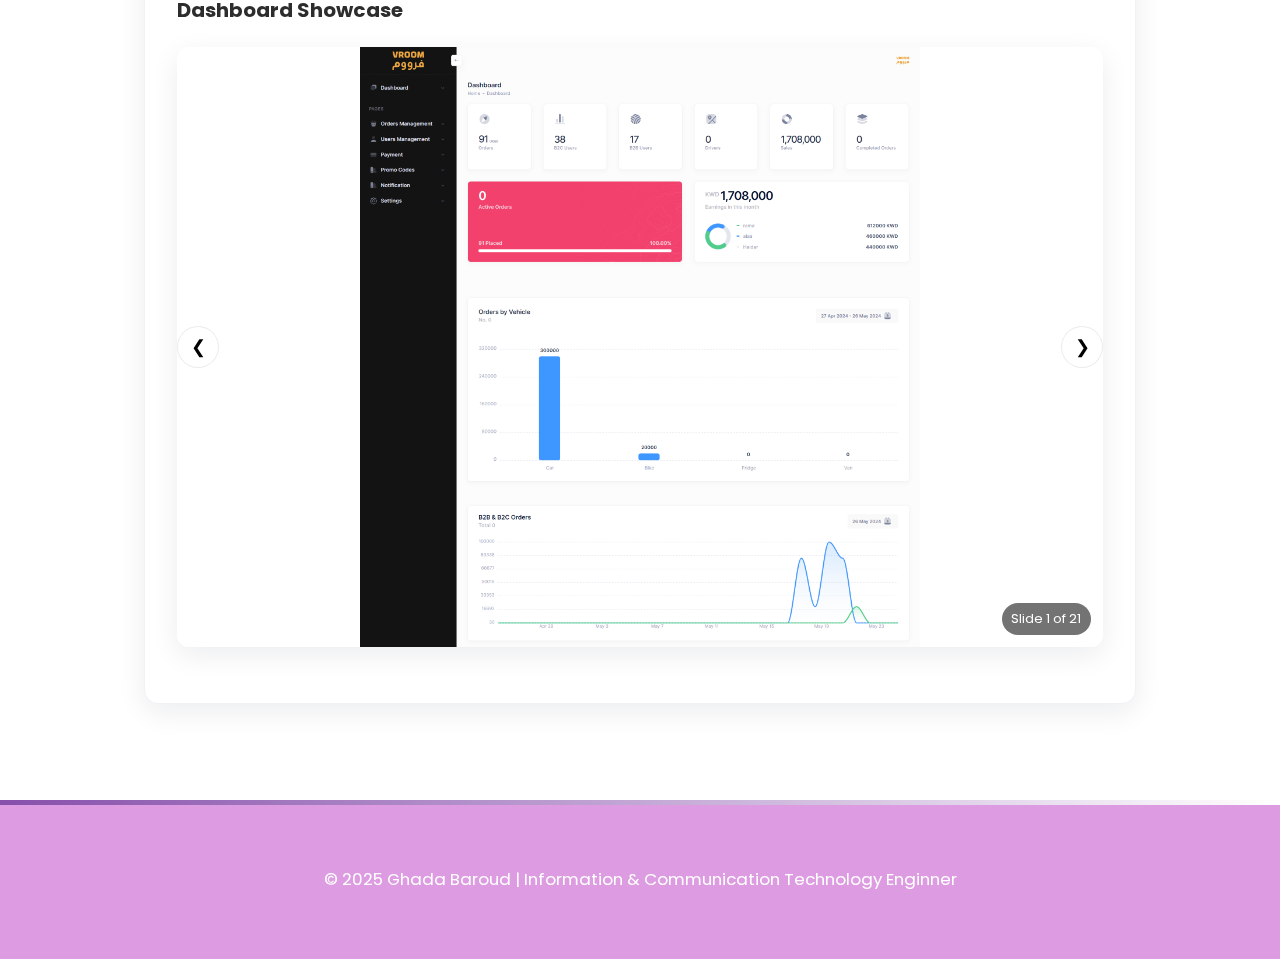
<file: projects/vroom.html>
<!DOCTYPE html>
<html lang="en">
  <head>
    <meta charset="UTF-8" />
    <meta name="viewport" content="width=device-width, initial-scale=1" />
    <title>Ghada Baroud | VROOM</title>

    <!-- Typography (same as portfolio) -->
    <link rel="icon" type="image/jpg" href="../images/profile/favicon.jpg" />
    <link rel="preconnect" href="https://fonts.googleapis.com" />
    <link rel="preconnect" href="https://fonts.gstatic.com" crossorigin />
    <link
      href="https://fonts.googleapis.com/css2?family=Poppins:wght@300;400;500;600&display=swap"
      rel="stylesheet"
    />
    <link rel="stylesheet" href="../css/pages.css" />
  </head>
  <body>
    <header role="banner">
      <h1>Ghada Baroud</h1>
      <p class="header-par">Full Stack Developer<br /></p>
    </header>

    <main id="main" role="main">
      <section id="project-vroom" aria-labelledby="vroom-title">
        <h2 id="vroom-title" class="reveal">
          VROOM — Full stack Dashboard & Backend APIs (Laravel, blade)
        </h2>

        <article class="project reveal" aria-label="VROOM Laravel backend">
          <header class="project-header">
            <h3>Role: Full stack Developer (Laravel)</h3>
            <p>
              Company engagement building a production logistics platform: admin
              dashboard modules and public application APIs.
            </p>
          </header>

          <aside class="note" role="note" aria-label="Confidentiality notice">
            <strong>Source Code Confidentiality:</strong> Developed under a
            client contract/NDA. The source code is proprietary and not
            available for distribution. This page demonstrates functionality
            through interface screenshots.
          </aside>

          <section class="content" aria-labelledby="overview-title">
            <h3 id="overview-title" style="font-size: var(--fs-h3)">
              Project Overview
            </h3>
            <p>
              Vroom is a delivery platform with a full admin dashboard and APIs
              built in Laravel and Blade, serving B2C and B2B users as well as
              driver applications. It features real-time notifications via
              Firebase, driver matching, delivery fee calculation using Mapbox,
              and a public API for third-party order integration.
            </p>
          </section>

          <!-- Technical summary -->
          <section aria-labelledby="tech-title">
            <h3 id="tech-title" style="font-size: var(--fs-h3)">
              Technical Summary
            </h3>
            <ul>
              <li>
                Backend Development: Designed and implemented the backend
                systems for both driver and user-facing applications using
                Laravel, ensuring robust architecture and maintainable code.
              </li>
              <li>
                Database Design & Management: Designed and built a relational
                database schema to manage users, drivers, orders, carts, zones,
                and transactions. Optimized queries and relationships for
                efficiency, including pivot tables for driver-order assignments
                and handling B2C/B2B user models.
              </li>
              <li>
                API Design & Integration: Built scalable RESTful APIs for mobile
                applications and third-party integrations, handling order
                creation, driver assignment, and real-time updates. Ensured APIs
                were secure, efficient, and properly documented for external
                usage.
              </li>
              <li>
                Real-Time Communication: Integrated Firebase Realtime Database
                and Messaging to provide instant notifications, and updates on
                order status .
              </li>
              <li>
                Driver Matching System: Developed a dynamic driver matching
                algorithm that identifies the nearest available drivers, sends
                notifications, and handles timed driver responses to ensure
                orders are accepted efficiently.
              </li>
              <li>
                Routing & Delivery Fee Calculation: Implemented a delivery fee
                calculation system using Mapbox APIs to determine optimal
                routes, calculate distances, and provide accurate pricing based
                on real-time location data.
              </li>
              <li>
                Real-Time Tracking: Enabled real-time driver tracking on the
                user application using Mapbox, displaying the driver’s location
                and travel path throughout the delivery process.
              </li>
              <li>
                Third-Party API Integration: Developed a public API to allow
                external companies to place orders and let drivers accept them
                via the system, ensuring smooth B2B and B2C interactions.
              </li>
              <li>
                System Optimization & Scalability: Focused on writing optimized
                database queries, handling concurrent order assignments
                efficiently, and maintaining system responsiveness under high
                traffic.
              </li>
              <li>
                Developed a comprehensive admin dashboard using Laravel Blade
                templates for managing users, drivers, orders, roles &
                permissions and system settings.
              </li>
            </ul>

            <ul class="tech" aria-label="Technologies">
              <li>Laravel</li>
              <li>PHP</li>
              <li>REST APIs</li>
              <li>Mapbox API</li>
              <li>Third-Party API Integrations</li>
              <li>Firebase Realtime Database</li>
              <li>MySQL</li>
              <li>Blade Templates</li>
              <li>Metronic</li>
              <li>RBAC</li>
              <li>HTML</li>
              <li>CSS</li>
              <li>JS</li>
            </ul>
          </section>

          <!-- Screenshots -->
          <section aria-labelledby="shots-title">
            <h3 id="shots-title" style="font-size: var(--fs-h3)">
              Dashboard Showcase
            </h3>

            <div class="carousel-wrap" aria-roledescription="carousel">
              <div class="carousel" id="carousel">
                <div class="slides" id="vroomSlides" aria-live="polite">
                  <!-- Each slide -->
                  <figure class="slide">
                    <div class="media">
                      <img
                        src="../images/projects/vroom/homepage.png"
                        alt="Dashboard overview with KPIs, sales, and activity charts"
                        loading="lazy"
                        decoding="async"
                      />
                    </div>
                    <figcaption>Dashboard Overview</figcaption>
                  </figure>
                  <figure class="slide">
                    <div class="media">
                      <img
                        src="../images/projects/vroom/orders.png"
                        alt="Orders management list and filters"
                        loading="lazy"
                        decoding="async"
                      />
                    </div>
                    <figcaption>Orders Management</figcaption>
                  </figure>
                  <figure class="slide">
                    <div class="media">
                      <img
                        src="../images/projects/vroom/drivers.png"
                        alt="Drivers list and details"
                        loading="lazy"
                        decoding="async"
                      />
                    </div>
                    <figcaption>Drivers</figcaption>
                  </figure>
                  <figure class="slide">
                    <div class="media">
                      <img
                        src="../images/projects/vroom/customers.png"
                        alt="Customers list and details"
                        loading="lazy"
                        decoding="async"
                      />
                    </div>
                    <figcaption>Customers</figcaption>
                  </figure>
                  <figure class="slide">
                    <div class="media">
                      <img
                        src="../images/projects/vroom/payment_methods.png"
                        alt="Payment methods: Online, Apple Pay, Wallet, Cash on Delivery"
                        loading="lazy"
                        decoding="async"
                      />
                    </div>
                    <figcaption>Payment Methods</figcaption>
                  </figure>
                  <figure class="slide">
                    <div class="media">
                      <img
                        src="../images/projects/vroom/wallet_packages.png"
                        alt="Wallet packages—tiers and status"
                        loading="lazy"
                        decoding="async"
                      />
                    </div>
                    <figcaption>Wallet Packages</figcaption>
                  </figure>
                  <figure class="slide">
                    <div class="media">
                      <img
                        src="../images/projects/vroom/b2b_packages.png"
                        alt="B2B packages list"
                        loading="lazy"
                        decoding="async"
                      />
                    </div>
                    <figcaption>B2B Packages</figcaption>
                  </figure>
                  <figure class="slide">
                    <div class="media">
                      <img
                        src="../images/projects/vroom/promo_codes.png"
                        alt="Promo codes with discount, usage, date range, and status"
                        loading="lazy"
                        decoding="async"
                      />
                    </div>
                    <figcaption>Promo Codes</figcaption>
                  </figure>
                  <figure class="slide">
                    <div class="media">
                      <img
                        src="../images/projects/vroom/notifications.png"
                        alt="Notifications"
                        loading="lazy"
                        decoding="async"
                      />
                    </div>
                    <figcaption>Notifications</figcaption>
                  </figure>
                  <figure class="slide">
                    <div class="media">
                      <img
                        src="../images/projects/vroom/vehicles.png"
                        alt="Vehicles management (Car, Bike, Fridge, Van) with status"
                        loading="lazy"
                        decoding="async"
                      />
                    </div>
                    <figcaption>Vehicles</figcaption>
                  </figure>
                  <figure class="slide">
                    <div class="media">
                      <img
                        src="../images/projects/vroom/zones.png"
                        alt="Zones and delivery fees per vehicle type"
                        loading="lazy"
                        decoding="async"
                      />
                    </div>
                    <figcaption>Zones & Delivery Fees</figcaption>
                  </figure>
                  <figure class="slide">
                    <div class="media">
                      <img
                        src="../images/projects/vroom/working_hours.png"
                        alt="Working hours schedule with capacity and status"
                        loading="lazy"
                        decoding="async"
                      />
                    </div>
                    <figcaption>Working Hours</figcaption>
                  </figure>
                  <figure class="slide">
                    <div class="media">
                      <img
                        src="../images/projects/vroom/blocking_hours.png"
                        alt="Blocking hours"
                        loading="lazy"
                        decoding="async"
                      />
                    </div>
                    <figcaption>Blocking Hours</figcaption>
                  </figure>
                  <figure class="slide">
                    <div class="media">
                      <img
                        src="../images/projects/vroom/help_support.png"
                        alt="Help & Support"
                        loading="lazy"
                        decoding="async"
                      />
                    </div>
                    <figcaption>Help & Support</figcaption>
                  </figure>
                  <figure class="slide">
                    <div class="media">
                      <img
                        src="../images/projects/vroom/settings.png"
                        alt="Key operational settings: intervals, max orders, waiting times"
                        loading="lazy"
                        decoding="async"
                      />
                    </div>
                    <figcaption>Settings</figcaption>
                  </figure>
                  <figure class="slide">
                    <div class="media">
                      <img
                        src="../images/projects/vroom/inner_page.png"
                        alt="Inner Pages"
                        loading="lazy"
                        decoding="async"
                      />
                    </div>
                    <figcaption>Inner Pages</figcaption>
                  </figure>
                  <figure class="slide">
                    <div class="media">
                      <img
                        src="../images/projects/vroom/banner.png"
                        alt="Banner"
                        loading="lazy"
                        decoding="async"
                      />
                    </div>
                    <figcaption>Banner</figcaption>
                  </figure>
                  <figure class="slide">
                    <div class="media">
                      <img
                        src="../images/projects/vroom/ad_popup.png"
                        alt="AD popup"
                        loading="lazy"
                        decoding="async"
                      />
                    </div>
                    <figcaption>AD popup</figcaption>
                  </figure>
                  <figure class="slide">
                    <div class="media">
                      <img
                        src="../images/projects/vroom/contact_us.png"
                        alt="Contact Us"
                        loading="lazy"
                        decoding="async"
                      />
                    </div>
                    <figcaption>Contact Us</figcaption>
                  </figure>
                  <figure class="slide">
                    <div class="media">
                      <img
                        src="../images/projects/vroom/roles.png"
                        alt="Roles and permissions list (superAdmin, managers, client)"
                        loading="lazy"
                        decoding="async"
                      />
                    </div>
                    <figcaption>Roles & Permissions (RBAC)</figcaption>
                  </figure>
                  <figure class="slide">
                    <div class="media">
                      <img
                        src="../images/projects/vroom/system_users.png"
                        alt="System users with roles and status"
                        loading="lazy"
                        decoding="async"
                      />
                    </div>
                    <figcaption>System Users</figcaption>
                  </figure>
                </div>

                <!-- a11y slide status -->
                <div
                  id="slideStatus"
                  class="status"
                  aria-live="polite"
                  aria-atomic="true"
                >
                  Slide 1 of 19
                </div>
              </div>

              <div class="nav" aria-hidden="false">
                <button
                  type="button"
                  aria-label="Previous screenshot"
                  id="prevBtn"
                >
                  ❮
                </button>
                <button type="button" aria-label="Next screenshot" id="nextBtn">
                  ❯
                </button>
              </div>
            </div>
          </section>
        </article>
      </section>
    </main>

    <footer>
      <p>
        &copy; 2025 Ghada Baroud | Information & Communication Technology
        Enginner
      </p>
    </footer>
    <script src="../js/pages.js" defer></script>
  </body>
</html>
</file>
<file: css/style.css>
/* Variables */
:root {
  --primary-color: #dd9be2;
  --secondary-color: #76278f;
  --accent-color: #8650ab;
  --light-color: #f5f5f5;
  --dark-color: #524e53;
  --text-color: #2d2d2d;
  --box-color: rgb(220 105 254 / 8%);
}
/* nav bar*/
.navbar {
  position: fixed;
  top: 0;
  left: 0;
  right: 0;
  display: flex;
  justify-content: space-between;
  align-items: center;
  padding: 1.5rem 5%;
  background-color: #f5f5f5;
  backdrop-filter: blur(10px);
  z-index: 1000;
  transition: all 0.3s ease;
}

.navbar.scrolled {
  padding: 1rem 5%;
  background-color: rgba(0, 0, 0, 0.9);
  box-shadow: 0 2px 20px rgba(0, 0, 0, 0.1);
}

.logo {
  font-size: 1.8rem;
  font-weight: 600;
  color: var(--primary-color);
  text-decoration: none;
}

.logo span {
  color: var(--text-color);
}

.nav-links {
  display: flex;
  gap: 2.5rem;
  list-style: none;
  flex-wrap: wrap;
}

.nav-links a {
  color: var(--text-color);
  text-decoration: none;
  font-weight: 500;
  font-size: 1.1rem;
  position: relative;
  transition: color 0.3s ease;
}

.nav-links a:hover {
  color: var(--primary-color);
}

.nav-links a::after {
  content: "";
  position: absolute;
  width: 0;
  height: 2px;
  bottom: -5px;
  left: 0;
  background-color: var(--primary-color);
  transition: width 0.3s ease;
}

.nav-links a:hover::after {
  width: 100%;
}

.nav-links a.active {
  color: var(--primary-color);
}

.nav-links a.active::after {
  width: 100%;
}

.hamburger {
  display: none;
  cursor: pointer;
  color: white;
  font-size: 1.8rem;
}

@media (max-width: 768px) {
  .hamburger {
    display: block;
  }

  .nav-links {
    position: fixed;
    top: 80px;
    left: -100%;
    width: 100%;
    height: calc(100vh - 80px);
    background-color: rgba(0, 0, 0, 0.95);
    flex-direction: column;
    align-items: center;
    justify-content: center;
    gap: 3rem;
    transition: left 0.5s ease;
  }

  .nav-links.active {
    left: 0;
  }

  .navbar.scrolled {
    padding: 1rem 5%;
  }
}

/* Base */
* {
  box-sizing: border-box;
}
html {
  scroll-behavior: smooth;
}
body {
  font-family: "Poppins", sans-serif;
  margin: 0;
  padding: 0;
  background-color: #ffffff;
  color: var(--text-color);
  line-height: 1.6;
  overflow-x: hidden;
}

/* Header / Hero */
header {
  background: linear-gradient(
    135deg,
    var(--primary-color),
    var(--secondary-color)
  );
  color: white;
  padding: 6rem 2rem;
  text-align: center;
  position: relative;
  overflow: hidden;
  min-height: 500px;
  display: flex;
  flex-direction: column;
  justify-content: center;
  align-items: center;
}
.architecture-banner {
  position: absolute;
  top: 0;
  left: 0;
  width: 100%;
  height: 100%;
  background-image: url("../images/profile/banner.jpg");
  background-size: cover;
  background-position: center;
  z-index: 0;
}
.banner-overlay {
  position: absolute;
  top: 0;
  left: 0;
  width: 100%;
  height: 100%;
  background: linear-gradient(
    to bottom,
    rgba(105 69 139 / 90%) 0%,
    rgba(99 58 122 / 70%) 100%
  );
  z-index: 1;
}
.moving-icons {
  position: absolute;
  width: 90%;
  height: 100%;
  overflow: hidden;
  z-index: 1;
}
.tech-icon {
  position: absolute;
  opacity: 0.1;
  color: white;
  font-size: 1.5rem;
  animation: float 15s infinite linear;
}
@keyframes float {
  0% {
    transform: translateY(0) rotate(0);
  }
  100% {
    transform: translateY(-100vh) rotate(360deg);
  }
}
.header-content {
  position: relative;
  z-index: 2;
  max-width: 900px;
  margin: 0 auto;
}
header h1 {
  margin: 0;
  font-size: 3rem;
  font-weight: 600;
  text-shadow: 0 2px 5px rgba(0, 0, 0, 0.2);
}
header p {
  font-size: 1.3rem;
  opacity: 0.9;
  margin: 1.5rem auto 0;
  text-shadow: 0 1px 3px rgba(0, 0, 0, 0.1);
  max-width: 700px;
}
.typing-cursor {
  display: inline-block;
  margin-left: 4px;
  animation: blink 1s step-start infinite;
}
@keyframes blink {
  50% {
    opacity: 0;
  }
}

/* Scroll down indicator */
.scroll-down {
  position: absolute;
  bottom: 20px;
  left: 50%;
  transform: translateX(-50%);
  z-index: 3;
  color: white;
  font-size: 1.5rem;
  animation: bounce 2s infinite;
  cursor: pointer;
}
@keyframes bounce {
  0%,
  20%,
  50%,
  80%,
  100% {
    transform: translateY(0) translateX(-50%);
  }
  40% {
    transform: translateY(-20px) translateX(-50%);
  }
  60% {
    transform: translateY(-10px) translateX(-50%);
  }
}

/* Sections */
section {
  padding: 4rem 2rem;
  max-width: 1000px;
  margin: auto;
  opacity: 0;
  transform: translateY(30px);
  transition: opacity 0.6s ease-out, transform 0.6s ease-out;
}
section.visible {
  opacity: 1;
  transform: translateY(0);
}
h2 {
  color: var(--secondary-color);
  font-size: 2.2rem;
  margin-bottom: 2rem;
  position: relative;
  padding-bottom: 0.8rem;
}
h2::after {
  content: "";
  position: absolute;
  bottom: 0;
  left: 0;
  width: 70px;
  height: 4px;
  background-color: var(--accent-color);
  border-radius: 2px;
}

/* Projects */
.project {
  background-color: white;
  margin-bottom: 2rem;
  padding: 2rem;
  border-radius: 10px;
  box-shadow: 0 5px 20px rgba(0, 0, 0, 0.08);
  transition: transform 0.3s ease, box-shadow 0.3s ease;
  border-left: 5px solid var(--light-color);
  overflow: hidden;
  position: relative;
}
.project::before {
  content: "";
  position: absolute;
  inset: 0;
  background: linear-gradient(
    135deg,
    rgb(198 79 247 / 5%) 0%,
    rgba(79, 195, 247, 0) 100%
  );
  z-index: 0;
}
.project:hover {
  transform: translateY(-8px);
  box-shadow: 0 15px 30px rgba(0, 0, 0, 0.12);
}
.project h3 {
  color: var(--text-color);
  margin-top: 0;
  font-size: 1.5rem;
  position: relative;
}
.project-header {
  display: flex;
  justify-content: space-between;
  align-items: center;
  margin-bottom: 1.5rem;
  position: relative;
}
.project-links {
  display: flex;
  gap: 1rem;
  position: relative;
}
.demo-link,
.code-link {
  padding: 0.6rem 1.2rem;
  border-radius: 5px;
  font-size: 0.95rem;
  font-weight: 500;
  transition: all 0.3s ease;
  display: flex;
  align-items: center;
  gap: 0.5rem;
}
.demo-link {
  background-color: var(--accent-color);
  color: white;
}
.demo-link:hover {
  background-color: var(--primary-color);
  color: var(--secondary-color);
  text-decoration: none;
  transform: translateY(-2px);
  box-shadow: 0 3px 10px rgb(223 79 247 / 27%);
}
.code-link {
  background-color: white;
  color: var(--accent-color);
  border: 2px solid var(--accent-color);
}
.code-link:hover {
  text-decoration: none;
  transform: translateY(-2px);
  box-shadow: 0 3px 10px rgb(223 79 247 / 27%);
}
.project-content {
  display: flex;
  gap: 2.5rem;
  margin-top: 1.5rem;
}
.project-image {
  flex: 1;
  min-width: 300px;
  border-radius: 8px;
  overflow: hidden;
  box-shadow: 0 5px 15px rgba(0, 0, 0, 0.1);
  transition: transform 0.3s ease;
  position: relative;
}
.project-image:hover {
  transform: scale(1.02);
}
.project-image img {
  width: 100%;
  height: auto;
  display: block;
  transition: transform 0.5s ease;
}
.project-image:hover img {
  transform: scale(1.05);
}
.project-details {
  flex: 2;
  position: relative;
}
.features-list {
  padding-left: 1.5rem;
}
.features-list li {
  margin-bottom: 0.8rem;
  position: relative;
}
.features-list li::before {
  content: "▹";
  position: absolute;
  left: -1.2rem;
  color: var(--accent-color);
  font-size: 1.2rem;
}
.tech-tags {
  display: flex;
  flex-wrap: wrap;
  gap: 0.8rem;
  list-style: none;
  padding: 1rem 0 0 0;
  margin-top: 1.5rem;
  border-top: 1px dashed #e0e0e0;
}
.tech-tags li {
  background-color: var(--box-color);
  color: var(--secondary-color);
  padding: 0.4rem 1rem;
  border-radius: 20px;
  font-size: 0.85rem;
  font-weight: 500;
  transition: all 0.3s ease;
}
.tech-tags li:hover {
  background-color: var(--accent-color);
  color: white;
}

/* About */
.about-content {
  display: flex;
  gap: 3rem;
  align-items: center;
}
.about-text {
  flex: 2;
}
.about-image {
  flex: 1;
  min-width: 250px;
  position: relative;
}
.about-image img {
  width: 100%;
  border-radius: 10px;
  box-shadow: 0 10px 30px rgba(0, 0, 0, 0.1);
  transition: transform 0.5s ease;
}
.about-image:hover img {
  transform: scale(1.05) rotate(2deg);
}
.about-image::before {
  content: "";
  position: absolute;
  width: 100%;
  height: 100%;
  border: 3px solid var(--accent-color);
  border-radius: 10px;
  top: 15px;
  left: 15px;
  z-index: -1;
  transition: all 0.3s ease;
}
.about-image:hover::before {
  top: 10px;
  left: 10px;
}

/* Education (consolidated & enhanced) */
.education-item {
  display: flex;
  gap: 1.5rem;
  margin-bottom: 2.5rem;
  background-color: white;
  padding: 1.8rem;
  border-radius: 12px;
  box-shadow: 0 5px 20px rgba(0, 0, 0, 0.05);
  transition: transform 0.3s ease, box-shadow 0.3s ease;
  border-left: 4px solid var(--light-color);
}
.education-item:hover {
  transform: translateY(-5px);
  box-shadow: 0 10px 30px rgba(0, 0, 0, 0.1);
}
.education-icon {
  width: 60px;
  height: 60px;
  background-color: var(--box-color);
  border-radius: 50%;
  display: flex;
  align-items: center;
  justify-content: center;
  color: var(--accent-color);
  font-size: 1.5rem;
  flex-shrink: 0;
  margin-top: 5px;
}
.education-details {
  flex: 1;
}
.education-details h3 {
  margin-top: 0;
  margin-bottom: 0.8rem;
  color: var(--text-color);
  font-size: 1.4rem;
}
.education-meta {
  display: flex;
  flex-wrap: wrap;
  gap: 1.2rem;
  margin-bottom: 1rem;
  align-items: center;
}
.education-meta span {
  display: flex;
  align-items: center;
  gap: 0.5rem;
  font-size: 0.95rem;
  color: var(--text-color);
}
.education-meta i {
  color: var(--accent-color);
  width: 16px;
  text-align: center;
}
.education-description p {
  margin: 0.8rem 0;
  line-height: 1.7;
}
.education-specializations {
  padding-left: 0;
  list-style: none;
  margin: 1rem 0;
  display: grid;
  grid-template-columns: repeat(auto-fit, minmax(200px, 1fr));
  gap: 0.8rem;
}
.education-specializations li {
  display: flex;
  align-items: center;
  gap: 0.6rem;
  font-size: 0.95rem;
  padding: 0.5rem 0.8rem;
  background-color: var(--box-color);
  border-radius: 6px;
}
.education-specializations i {
  color: var(--accent-color);
  font-size: 0.9rem;
}
.education-date {
  color: var(--accent-color);
  font-weight: 500;
}

/* Skills */
.skills ul {
  list-style: none;
  padding: 0;
  display: flex;
  flex-wrap: wrap;
  gap: 1rem;
}
.skills ul li {
  background-color: white;
  color: var(--secondary-color);
  padding: 0.6rem 1.4rem;
  border-radius: 30px;
  font-size: 1rem;
  box-shadow: 0 3px 8px rgba(0, 0, 0, 0.1);
  border: 1px solid rgba(210 79 247 / 30%);
  transition: all 0.3s ease;
  position: relative;
  overflow: hidden;
}
.skills ul li::before {
  content: "";
  position: absolute;
  top: 0;
  left: -100%;
  width: 100%;
  height: 100%;
  background: linear-gradient(
    90deg,
    transparent,
    rgba(79, 195, 247, 0.2),
    transparent
  );
  transition: 0.5s;
}
.skills ul li:hover {
  background-color: var(--accent-color);
  color: white;
  transform: translateY(-3px);
  box-shadow: 0 5px 15px rgba(185 79 247 / 34%);
}
.skills ul li:hover::before {
  left: 100%;
}

/* Links */
a {
  color: var(--accent-color);
  text-decoration: none;
  transition: color 0.3s ease;
  font-weight: 500;
}
a:hover {
  color: var(--primary-color);
  text-decoration: underline;
}

/* Contact */
.contact-info {
  display: flex;
  flex-direction: column;
  gap: 1.2rem;
}
.contact-info p {
  margin: 0;
  display: flex;
  align-items: center;
  gap: 0.8rem;
  font-size: 1.1rem;
}
.contact-info i {
  width: 30px;
  height: 30px;
  background-color: var(--box-color);
  border-radius: 50%;
  display: flex;
  align-items: center;
  justify-content: center;
  color: var(--accent-color);
}

/* Footer */
footer {
  text-align: center;
  padding: 3rem 2rem;
  background-color: var(--primary-color);
  color: white;
  margin-top: 3rem;
  position: relative;
}
footer::before {
  content: "";
  position: absolute;
  top: 0;
  left: 0;
  width: 100%;
  height: 5px;
  background: linear-gradient(90deg, var(--accent-color), #fff);
}
footer .social-links a {
  color: white;
  margin: 0 10px;
  font-size: 1.2rem;
}

/* Responsive */
@media (max-width: 768px) {
  header {
    padding: 4rem 1.5rem;
    min-height: 300px;
  }
  header h1 {
    font-size: 2.2rem;
  }
  header p {
    font-size: 1.1rem;
  }
  section {
    padding: 2.5rem 1.5rem;
  }
  .skills ul {
    gap: 0.8rem;
  }
  .skills ul li {
    padding: 0.5rem 1.2rem;
    font-size: 0.9rem;
  }
  .project-content {
    flex-direction: column;
  }
  .project-image {
    min-width: 100%;
  }
  .project-header {
    flex-direction: column;
    align-items: flex-start;
    gap: 1rem;
  }
  .project-links {
    width: 100%;
    justify-content: flex-start;
  }
  .about-content {
    flex-direction: column;
  }
  .about-image {
    order: -1;
    margin-bottom: 2rem;
  }
  .education-item {
    flex-direction: column;
    gap: 1.2rem;
  }
  .education-meta {
    flex-direction: column;
    align-items: flex-start;
    gap: 0.6rem;
  }
  .education-specializations {
    grid-template-columns: 1fr;
  }
}
section {
  margin-bottom: 40px;
}
.certifications {
  margin-top: 30px;
}
.certification-item {
  margin-bottom: 20px;
  padding: 15px;
  background: #f8f9fa;
  border-radius: 8px;
}
.header-content h1 {
  font-size: 2.5rem;
}

/* Certifications Section Styling */
.certifications {
  padding: 40px 0;
  position: relative;
}

.certifications-container {
  display: flex;
  overflow-x: auto;
  scroll-snap-type: x mandatory;
  gap: 20px;
  padding: 20px 0;
  scrollbar-width: none; /* Firefox */
  -ms-overflow-style: none; /* IE and Edge */
}

.certifications-container::-webkit-scrollbar {
  display: none; /* Chrome, Safari, Opera */
}

.certification-card {
  flex: 0 0 300px;
  scroll-snap-align: start;
  background: white;
  border-radius: 10px;
  padding: 25px;
  box-shadow: 0 5px 15px rgba(0, 0, 0, 0.1);
  transition: transform 0.3s ease;
  display: flex;
  flex-direction: column;
}

.certification-card:hover {
  transform: translateY(-5px);
}

.certification-logo {
  width: 60px;
  height: 60px;
  background: linear-gradient(
    135deg,
    var(--secondary-color),
    var(--primary-color)
  );
  border-radius: 50%;
  display: flex;
  align-items: center;
  justify-content: center;
  margin-bottom: 20px;
  color: white;
  font-size: 24px;
}

.certification-card h3 {
  margin: 0 0 10px 0;
  font-size: 1.2rem;
  color: #333;
}

.certification-meta {
  margin-bottom: 15px;
  font-size: 0.9rem;
  color: #666;
  display: flex;
  flex-direction: column;
  gap: 5px;
}

.provider {
  font-weight: 500;
}

.view-cert {
  margin-top: auto;
  color: var(--text-color);
  text-decoration: none;
  font-weight: 500;
  display: inline-flex;
  align-items: center;
  gap: 5px;
  transition: color 0.3s ease;
}

.view-cert:hover {
  color: #a777e3;
}

.certifications-scroll-controls {
  display: flex;
  justify-content: center;
  gap: 20px;
  margin-top: 20px;
}

.scroll-btn {
  width: 40px;
  height: 40px;
  border-radius: 50%;
  background: white;
  border: 1px solid #ddd;
  cursor: pointer;
  display: flex;
  align-items: center;
  justify-content: center;
  transition: all 0.3s ease;
}

.scroll-btn:hover {
  background: #f0f0f0;
  transform: scale(1.1);
}

@media (max-width: 768px) {
  .certification-card {
    flex: 0 0 85%;
  }

  .certifications-container {
    padding: 20px 10px;
  }
}
/* Honours and Awards Section */
.honours-awards {
  background-color: var(--box-color);
  padding: 4rem 2rem;
  border-radius: 12px;
}

.honours-awards h2 {
  margin-bottom: 3rem;
  color: var(--secondary-color);
  font-size: 2.2rem;
}

.awards-container {
  max-width: 800px;
  margin: 0 auto;
  border-radius: 12px;
}

.award-card {
  background: white;
  border-radius: 4px;
  padding: 1.5rem;
  margin-bottom: 1.5rem;
  box-shadow: 0 2px 10px rgba(0, 0, 0, 0.1);
  display: flex;
  position: relative;
  transition: transform 0.3s ease;
}

.award-card:hover {
  transform: translateY(-5px);
}

.award-year {
  font-weight: bold;
  color: var(--text-color);
  margin-right: 1.5rem;
  font-size: 1.1rem;
  min-width: 60px;
}

.award-content h3 {
  margin: 0 0 0.5rem 0;
  color: #2c3e50;
  font-size: 1.1rem;
}

.institution {
  color: #7f8c8d;
  font-style: italic;
  margin-bottom: 0.5rem;
}

.award-description {
  color: #34495e;
  font-size: 0.95rem;
}

.award-icon {
  position: absolute;
  right: 1.5rem;
  top: 1.5rem;
  color: rgba(52, 152, 219, 0.2);
  font-size: 1.8rem;
}

/* Responsive */
@media (max-width: 768px) {
  .award-card {
    flex-direction: column;
  }

  .award-year {
    margin-bottom: 0.5rem;
  }
}
.awards-container .award-card .award-icon {
  width: 56px;
  height: 56px;
  display: flex;
  align-items: center;
  justify-content: center;
  /* احذف السطرين الجايين إذا بدك بدون خلفية */
  background: transparent;
  border-radius: 8px;
}

.award-logo {
  max-width: 100%;
  max-height: 100%;
  object-fit: contain;
  display: block;
}
/* === Compact spacing overrides (put at end of style.css) === */
section {
  padding: 2rem 1.25rem; /* كان 4rem 2rem */
  margin-bottom: 16px; /* كان 40px */
}

h2 {
  margin-bottom: 1rem; /* كان 2rem */
  padding-bottom: 0.5rem; /* كان 0.8rem */
}

/* Cards & blocks */
.project {
  padding: 1.25rem; /* كان 2rem */
  margin-bottom: 1rem; /* كان 2rem */
}
.project-content {
  gap: 1.5rem; /* كان 2.5rem */
  margin-top: 1rem; /* كان 1.5rem */
}
.education-item {
  padding: 1.2rem; /* كان 1.8rem */
  margin-bottom: 1.2rem; /* كان 2.5rem */
}
.skills ul {
  gap: 0.6rem;
} /* كان 1rem */
.skills ul li {
  padding: 0.5rem 1rem;
} /* كان 0.6rem 1.4rem */

/* Honors/Awards section */
.honours-awards {
  padding: 2.5rem 1.5rem;
} /* كان 4rem 2rem */
.award-card {
  padding: 1rem; /* كان 1.5rem */
  margin-bottom: 0.9rem;
  justify-content: space-between;
}

/* Certifications */
.certifications {
  padding: 24px 0;
} /* كان 40px 0 */
.certifications-container {
  gap: 12px;
  padding: 12px 0;
}
.certification-card {
  padding: 18px;
}

/* Footer */
footer {
  padding: 2rem 1.5rem; /* كان 3rem 2rem */
  margin-top: 1.8rem; /* كان 3rem */
}

/* Optional: لو بدك أكثر إحكام بالموبايل */
@media (max-width: 768px) {
  section {
    padding: 1.5rem 1rem !important;
    margin-bottom: 12px;
  }
  h2 {
    margin-bottom: 0.8rem;
  }
}
/* Fix project image white space */
.project-content {
  align-items: flex-start; /* ما تمدّد كل العناصر */
}

.project-image {
  align-self: flex-start; /* تأكيد عدم التمدّد للصورة */
}

.project-image img {
  display: block;
  width: 100%;
  height: auto; /* object-fit بدون height ما له تأثير */
}
/* improvemets*/
/* اقتراح إضافات لملف CSS */

/* نظام ألوان متدرج حديث */
:root {
  --gradient-primary: linear-gradient(135deg, #667eea 0%, #764ba2 100%);
  --gradient-accent: linear-gradient(to right, #43e97b 0%, #38f9d7 100%);
}

/* تأثيرات حركية أكثر تطوراً */
@keyframes float-up {
  0% {
    transform: translateY(20px);
    opacity: 0;
  }
  100% {
    transform: translateY(0);
    opacity: 1;
  }
}

.section-animate {
  animation: float-up 0.8s ease-out forwards;
}

/* تحسينات للشريط المتحرك للشهادات */
.certifications-container {
  scroll-behavior: smooth;
  -webkit-overflow-scrolling: touch;
}

/* تأثيرات hover أكثر تفاعلية */
.project-card:hover {
  transform: translateY(-10px) scale(1.02);
  box-shadow: 0 20px 40px rgba(0, 0, 0, 0.15);
}
@media (max-width: 576px) {
  /* تحسينات للهواتف الصغيرة */
  .header-content h1 {
    font-size: 1.8rem;
  }

  .project-links {
    flex-direction: column;
    width: 100%;
  }

  .demo-link,
  .code-link {
    width: 100%;
    text-align: center;
  }
  .contact-info p {
    font-size: 1rem !important;
    flex-wrap: wrap;
  }
}
/* تلوين الرابط الفعّال */
.nav-links a.active {
  font-weight: 600;
  text-decoration: underline;
}

/* لو الناف ثابتة أعلى الصفحة */
.navbar {
  position: sticky; /* أو position: fixed; top:0; لو حابّة */
  top: 0;
  z-index: 1000;
}

/* خلي الأقسام تاخد هامش سكرول مريح لو الناف ثابتة */
section {
  scroll-margin-top: 80px; /* عدّلي 80px حسب ارتفاع الناف عندك */
}
/* improve certififcations*/
</file>
<file: css/pages.css>
:root {
  --primary-color: #dd9be2;
  --secondary-color: #76278f;
  --accent-color: #8650ab;
  --light-color: #f5f5f5;
  --dark-color: #524e53;
  --text-color: #2d2d2d;
  --box-color: rgb(220 105 254 / 8%);
  --primary: #2b3d5b;
  --secondary: #3a5a7a;
  --accent: #4fc3f7;
  --surface: #ffffff;
  --surface-subtle: #f6f8fb;
  --text: #495057;
  --muted: #6c757d;
  --ring: rgba(79, 195, 247, 0.45);
  --shadow: 0 8px 28px rgba(19, 31, 53, 0.08);
  --radius: 14px;
  --fs-hero: clamp(1.75rem, 2.5vw + 1rem, 2.25rem);
  --fs-h2: clamp(1.35rem, 1.6vw + 0.9rem, 1.75rem);
  --fs-h3: clamp(1.05rem, 1.1vw + 0.8rem, 1.25rem);
  --fs-body: clamp(0.98rem, 0.3vw + 0.9rem, 1.05rem);
  --fs-small: 0.9rem;
  --space-1: 0.5rem;
  --space-2: 0.75rem;
  --space-3: 1rem;
  --space-4: 1.5rem;
  --space-5: 2rem;
  --space-6: 3rem;
}
@media (prefers-color-scheme: dark) {
  :root {
    --surface: #0f1420;
    --surface-subtle: #111a2a;
    --text: #d7e2f1;
    --muted: #a7b4c9;
    --primary: #cfe4ff;
    --secondary: #b7d0ec;
    --accent: #7ad6ff;
    --ring: rgba(122, 214, 255, 0.45);
    --shadow: 0 10px 30px rgba(0, 0, 0, 0.35);
  }
  img {
    opacity: 0.98;
  }
}

/* =========================
       Base / Layout
    ========================== */
* {
  box-sizing: border-box;
}
html:focus-within {
  scroll-behavior: smooth;
}
body {
  margin: 0;
  font-family: Poppins, system-ui, -apple-system, Segoe UI, Roboto, Arial,
    sans-serif;
  background: #ffffff;
  color: var(--text-color);
  line-height: 1.7;
  font-size: var(--fs-body);
  -webkit-font-smoothing: antialiased;
  -moz-osx-font-smoothing: grayscale;
}

/* Skip link (a11y) */
.skip-link {
  position: absolute;
  left: -999px;
  top: auto;
  width: 1px;
  height: 1px;
  overflow: hidden;
}
.skip-link:focus {
  position: fixed;
  left: 1rem;
  top: 1rem;
  z-index: 1000;
  width: auto;
  height: auto;
  padding: 0.6rem 0.9rem;
  background: var(--accent);
  color: #06121f;
  border-radius: 8px;
  outline: none;
}

header[role="banner"] {
  position: relative;
  background: linear-gradient(
    160deg,
    var(--secondary-color),
    var(--primary-color)
  );
  color: #fff;
  text-align: center;
  padding: var(--space-6) var(--space-4);
  box-shadow: var(--shadow);
  overflow: hidden;
}
header .header-par {
  color: #ffffff !important;
}
/* Subtle parallax shimmer (GPU-friendly) */
header[role="banner"]::after {
  content: "";
  position: absolute;
  inset: -40% -40% auto auto;
  height: 240%;
  width: 60%;
  background: radial-gradient(
    ellipse at center,
    rgba(255, 255, 255, 0.18),
    transparent 60%
  );
  transform: translate3d(0, 0, 0);
  will-change: transform;
  pointer-events: none;
  animation: float 18s ease-in-out infinite alternate;
}
@keyframes float {
  to {
    transform: translate3d(-6%, 4%, 0) rotate(2deg);
  }
}

header h1 {
  margin: 0 0 0.25rem;
  font-size: var(--fs-hero);
  font-weight: 600;
  letter-spacing: 0.2px;
}
header p {
  margin: 0.25rem 0 0;
  opacity: 0.95;
}

main {
  padding: var(--space-6) var(--space-4);
  max-width: 1040px;
  margin: 0 auto;
}

h2 {
  color: var(--secondary-color);
  font-size: var(--fs-h2);
  margin: 0 0 var(--space-3);
  padding-bottom: 0.5rem;
  position: relative;
  letter-spacing: 0.2px;
}
h2::after {
  content: "";
  position: absolute;
  left: 0;
  bottom: 0;
  width: 64px;
  height: 3px;
  background: var(--secondary-color);
  border-radius: 2px;
}

h3,
h4,
h5,
h6,
p,
div,
li {
  color: var(--text-color);
}

/* Card */
.project {
  background: var(--surface);
  border-radius: var(--radius);
  box-shadow: var(--shadow);
  padding: var(--space-5);
  border: 1px solid rgba(58, 90, 122, 0.08);
  --lift: 0;
  transform: translateY(var(--lift));
  transition: transform 0.25s ease, box-shadow 0.25s ease;
}
.project:hover {
  --lift: -2px;
  box-shadow: 0 14px 40px rgba(17, 34, 51, 0.12);
}
.project-header h3 {
  margin: 0;
  font-size: var(--fs-h3);
}
.project-header p {
  margin: 0.35rem 0 0;
}

.links {
  display: flex;
  gap: 0.75rem;
  flex-wrap: wrap;
  margin-top: var(--space-3);
}
.btn {
  display: inline-block;
  padding: 0.6rem 1rem;
  border-radius: 10px;
  font-weight: 600;
  font-size: 0.95rem;
  text-decoration: none;
  line-height: 1;
  transition: transform 0.12s ease, box-shadow 0.12s ease,
    background-color 0.2s ease, color 0.2s ease;
  box-shadow: 0 1px 0 rgba(0, 0, 0, 0.02);
}
.btn-primary {
  background: var(--accent);
  color: #072233;
}
.btn-outline {
  border: 1px solid var(--accent);
  color: var(--accent);
  background: transparent;
}
.btn:hover {
  transform: translateY(-1px);
  box-shadow: 0 6px 18px rgba(79, 195, 247, 0.25);
}
.btn:active {
  transform: translateY(0);
  box-shadow: none;
}
.btn:focus-visible {
  outline: 3px solid var(--ring);
  outline-offset: 2px;
}

aside.note {
  border: 1px dashed var(--primary-color);
  /* background: color-mix(in srgb, var(--box-color) 9%, transparent); */
  background-color: var(--box-color);
  border-radius: 12px;
  padding: var(--space-3);
  margin: var(--space-4) 0;
}

.content p {
  margin: 0 0 var(--space-3);
}

/* Tech chips */
.tech {
  display: flex;
  flex-wrap: wrap;
  gap: 0.5rem;
  list-style: none;
  padding: 0;
  margin: var(--space-3) 0 var(--space-2);
}
.tech li {
  background: var(--box-color);
  color: var(--secondary-color);
  padding: 0.4rem 1rem;
  border-radius: 999px;
  font-size: 0.85rem;
  font-weight: 500;
  transition: transform 0.15s ease, background 0.2s ease;
}
.tech li:hover {
  transform: translateY(-1px);
}
@media (prefers-color-scheme: dark) {
  .tech li {
    background: #0e2239;
    color: #cde2ff;
    border-color: rgba(122, 214, 255, 0.2);
  }
}

/* =========================
       Carousel (no-crop, adaptive)
    ========================== */
.carousel-wrap {
  margin: var(--space-3) auto var(--space-4);
  max-width: 960px;
  position: relative;
}
.carousel {
  height: 600px !important;
  position: relative;
  overflow: hidden;
  border-radius: 12px;
  box-shadow: var(--shadow);
  background: var(--surface);
  transition: height 0.3s ease; /* JS updates height per slide */
}
.slides {
  display: flex;
  transition: transform 0.5s ease-in-out;
  will-change: transform;
  touch-action: pan-y;
}
figure.slide {
  min-width: 100%;
  margin: 0;
  text-align: center;
  background: var(--surface);
}
.media {
  width: 100%;
  display: flex;
  align-items: center;
  justify-content: center;
  background: #fff;
  overflow: hidden;
  border-bottom: 1px solid rgba(0, 0, 0, 0.06);
}
.media.is-landscape {
  aspect-ratio: var(--landscape-ar, 16/9);
}
.media.is-portrait {
  aspect-ratio: auto;
}
.media img {
  max-width: 100%;
  height: auto;
  width: auto;
  max-height: 90vh;
  object-fit: contain;
  display: block;
}
figure.slide figcaption {
  padding: 0.65rem;
  color: var(--muted);
  font-size: var(--fs-small);
}

.nav {
  position: absolute;
  inset: 0;
  display: flex;
  align-items: center;
  justify-content: space-between;
  pointer-events: none;
}
.nav button {
  pointer-events: auto;
  background: rgba(255, 255, 255, 0.86);
  border: 1px solid rgba(0, 0, 0, 0.08);
  width: 42px;
  height: 42px;
  border-radius: 999px;
  font-size: 1.1rem;
  cursor: pointer;
  transition: transform 0.12s ease, box-shadow 0.12s ease;
}
.nav button:hover {
  transform: translateY(-1px);
  box-shadow: 0 10px 24px rgba(0, 0, 0, 0.12);
}
.nav button:focus-visible {
  outline: 3px solid var(--ring);
  outline-offset: 2px;
}

/* Slide status pill (a11y feedback) */
.status {
  position: absolute;
  right: 0.75rem;
  bottom: 0.75rem;
  background: rgba(0, 0, 0, 0.55);
  color: #fff;
  font-size: 0.8rem;
  padding: 0.35rem 0.6rem;
  border-radius: 999px;
  backdrop-filter: saturate(120%) blur(4px);
}

/* Reveal on scroll (progressive enhancement) */
.reveal {
  opacity: 0;
  transform: translateY(14px);
  transition: opacity 0.6s ease, transform 0.6s ease;
}
.reveal.in {
  opacity: 1;
  transform: translateY(0);
}

/* Motion safety */
@media (prefers-reduced-motion: reduce) {
  .slides {
    transition: none;
  }
  .reveal {
    opacity: 1;
    transform: none;
  }
  header[role="banner"]::after {
    animation: none;
  }
}

footer {
  text-align: center;
  padding: 3rem 2rem;
  background-color: var(--primary-color);
  color: white !important;
  margin-top: 3rem;
  position: relative;
}
footer::before {
  content: "";
  position: absolute;
  top: 0;
  left: 0;
  width: 100%;
  height: 5px;
  background: linear-gradient(90deg, var(--accent-color), #fff);
}
footer p {
  color: white !important;
}
footer .social-links a {
  color: white;
  margin: 0 10px;
  font-size: 1.2rem;
}

/* Responsive rhythm */
@media (max-width: 720px) {
  .project {
    padding: var(--space-4);
  }
}

@media (max-width: 576px) {
  .carousel {
    height: 300px !important;
  }
}
</file>
